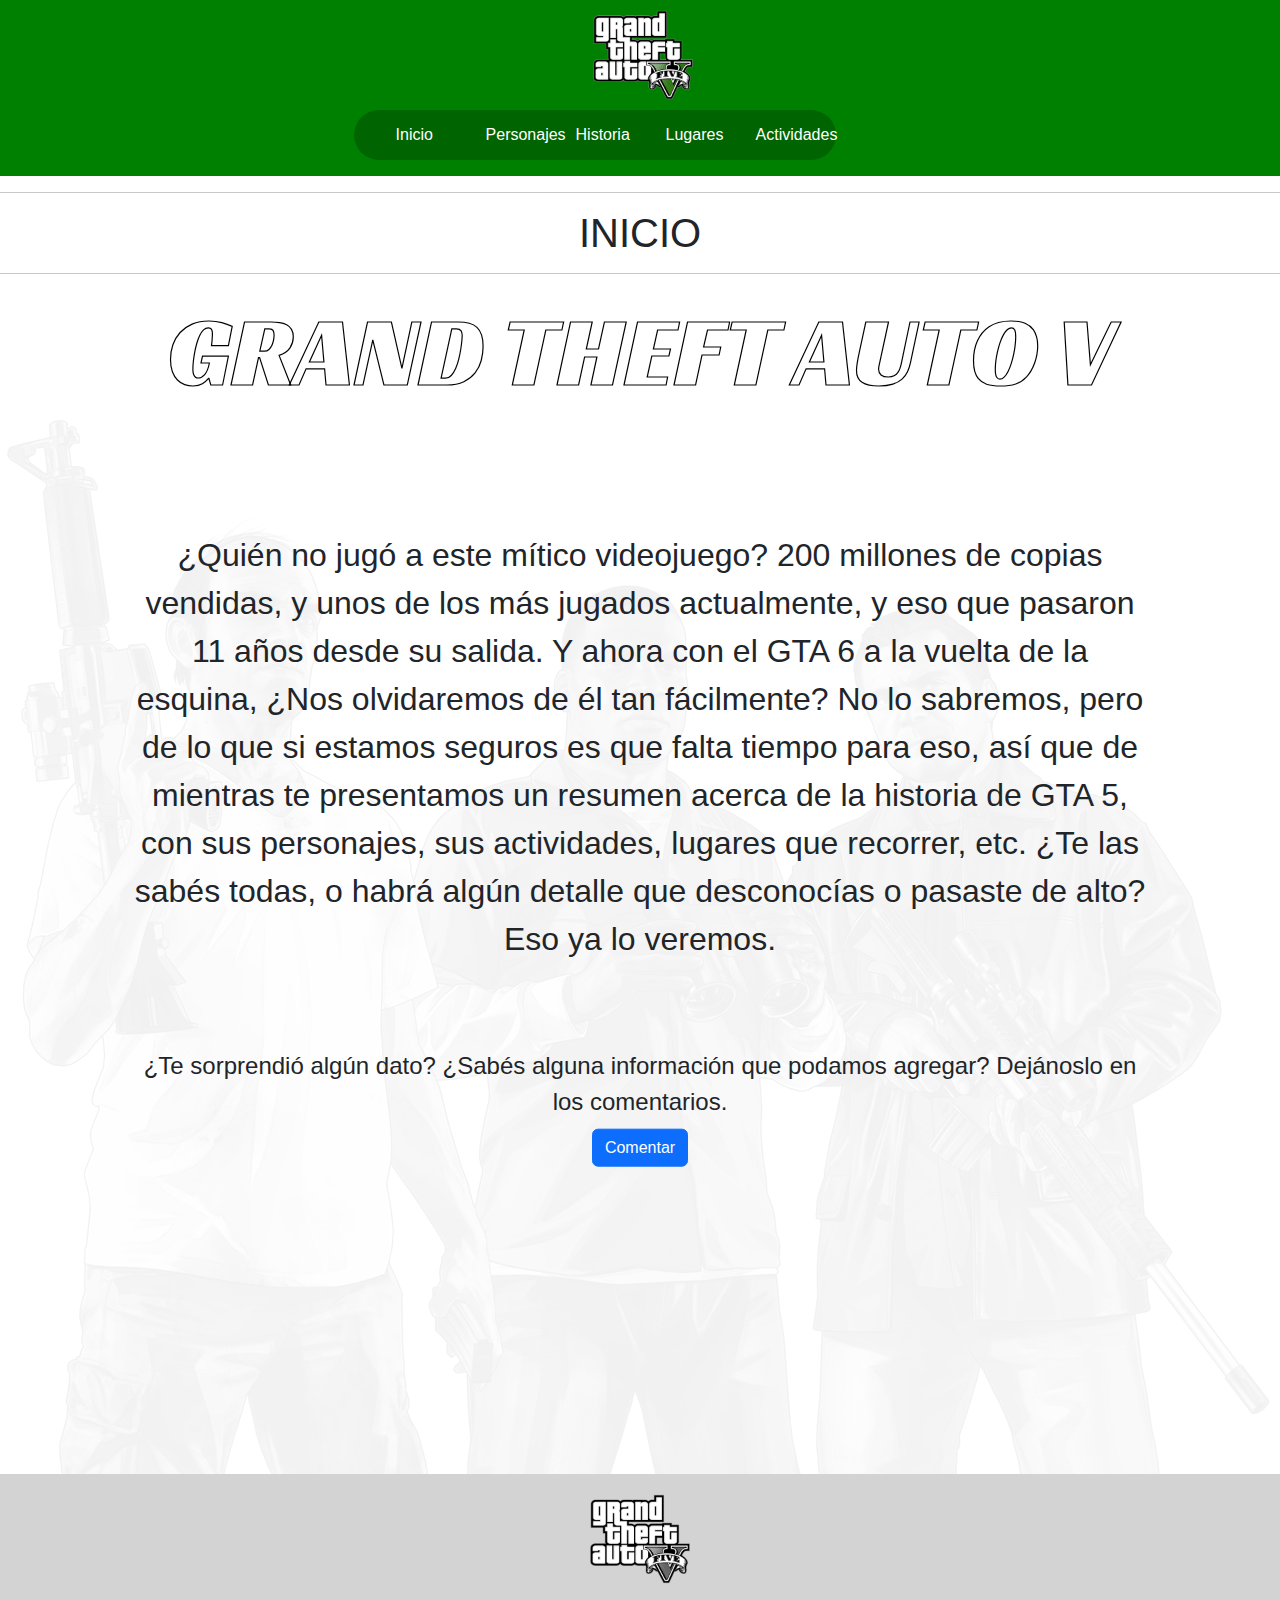
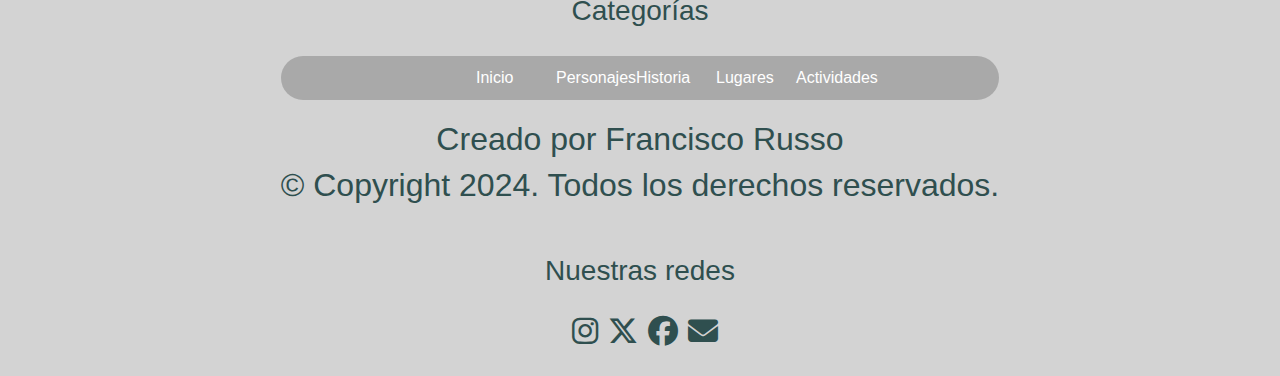
<file: index.html>
<!DOCTYPE html>
<html lang="es">
<head>
    <meta charset="UTF-8">
    <meta name="viewport" content="width=device-width, initial-scale=1.0">
    <meta name="description" content="La wikipedia que todo fan de GTA 5 necesita. Acá encontrarás información y detalles que quizás pasaste por alto.">
    <meta name="keywords" content="gta 5 , wikipedia , datos">
    <meta name="author" content="Francisco Russo">
    <meta name="og:image" content="https://cdn.freebiesupply.com/logos/large/2x/grand-theft-auto-v-logo-svg-vector.svg">

    <!--LIBRERÍA FONT-AWESOME-->
    <link rel="stylesheet" href="https://cdnjs.cloudflare.com/ajax/libs/font-awesome/6.7.2/css/all.min.css" integrity="sha512-Evv84Mr4kqVGRNSgIGL/F/aIDqQb7xQ2vcrdIwxfjThSH8CSR7PBEakCr51Ck+w+/U6swU2Im1vVX0SVk9ABhg==" crossorigin="anonymous" referrerpolicy="no-referrer" />

    <!--GOOGLE FONTS: RACING SANS ONE-->
    <link rel="preconnect" href="https://fonts.googleapis.com">
    <link rel="preconnect" href="https://fonts.gstatic.com" crossorigin>
    <link href="https://fonts.googleapis.com/css2?family=Racing+Sans+One&display=swap" rel="stylesheet">
    
    <!--LIBRERÍA BTS-->
    <link href="https://cdn.jsdelivr.net/npm/bootstrap@5.3.3/dist/css/bootstrap.min.css" rel="stylesheet" integrity="sha384-QWTKZyjpPEjISv5WaRU9OFeRpok6YctnYmDr5pNlyT2bRjXh0JMhjY6hW+ALEwIH" crossorigin="anonymous">

    <!--LINK FAVICON-->
    <link rel="shortcut icon" href="icons/gta-5-logo.ico" type="image/x-icon">

    <!--LINK A ESTILOS PROPIOS Y TÍTULOS-->
    <link rel="stylesheet" href="css/style.css">
    <title>Inicio - Proyecto GTA5 Database</title>
</head>
<body>
    <header id="header">
        <nav class="navBar">

            <a class="logoHeader" href="#"><img src="icons/gta-5-logo.png" width="160px" height="100%" alt="Logo-GTA5" title="Logo Grand Theft Auto 5"></a>
            <ul>
                <li><a href="#">Inicio</a></li>
                <li><a href="pages/personajes.html">Personajes</a></li>
                <li><a href="pages/historia.html">Historia</a></li>
                <li><a href="pages/lugares.html">Lugares</a></li>
                <li><a href="pages/actividades.html">Actividades</a></li>
            </ul>

        </nav>
    </header>

    <main id="mainIndex">
        <hr>
        <h1>INICIO</h1>
        <hr>
        <h2 class="tituloMain2">GRAND THEFT AUTO V</h2>

        <section class="box1">
            <div class="fondoContenedor">
                <img class="fondoMTF" src="images/michael-trevor-franklin.png" alt="M,T,F-Fondo">
            </div>

            <article>
                    <p class="pInicio">¿Quién no jugó a este mítico videojuego? 200 millones de copias vendidas, y unos de los más jugados actualmente, y eso que pasaron 11 años desde su salida. Y ahora con el GTA 6 a la vuelta de la esquina, ¿Nos olvidaremos de él tan fácilmente? No lo sabremos, pero de lo que si estamos seguros es que falta tiempo para eso, así que de mientras te presentamos un resumen acerca de la historia de GTA 5, con sus personajes, sus actividades, lugares que recorrer, etc. ¿Te las sabés todas, o habrá algún detalle que desconocías o pasaste de alto? Eso ya lo veremos.</p>
            </article>

            <form class="formularioMain">
                <fieldset>
                    <legend>¿Te sorprendió algún dato? ¿Sabés alguna información que podamos agregar? Dejánoslo en los comentarios.</legend>
                    <button type="button" class="btn btn-primary" data-bs-toggle="modal" data-bs-target="#exampleModal" data-bs-whatever="@mdo">Comentar</button>
                </fieldset>
            </form>

            <div class="modal fade" id="exampleModal" tabindex="-1" aria-labelledby="exampleModalLabel" aria-hidden="true">
                <div class="modal-dialog">

                    <div class="modal-content">

                        <div class="modal-header">
                            <h1 class="modal-title fs-5" id="exampleModalLabel">Nuevo comentario</h1>
                            <button type="button" class="btn-close" data-bs-dismiss="modal" aria-label="Close"></button>
                        </div>

                        <div class="modal-body">
                            <form>
                                <div class="mb-3">
                                    <label for="recipient-name" class="col-form-label">Email:</label>
                                    <input type="text" class="form-control" id="recipient-name">
                                </div>
                                <div class="mb-3">
                                    <label for="message-text" class="col-form-label">Comentario</label>
                                    <textarea class="form-control" id="message-text"></textarea>
                                </div>
                            </form>
                        </div>

                        <div class="modal-footer">
                            <button type="button" class="btn btn-secondary" data-bs-dismiss="modal">Cerrar</button>
                            <button type="button" class="btn btn-primary">Enviar</button>
                        </div>

                    </div>

                </div>
            </div>

            
        </section>
        
    </main>

    <footer id="footer">
        <section>
            <img class="footerLogo" src="icons/gta-5-logo.png" width="160px" height="100%" alt="Logo-GTA5" title="Logo Grand Theft Auto 5">
        </section>

        <section>
            <nav class="navFooter">

                <h3 class="tituloFooter">Categorías</h3>

                <ul>
                    <li><a href="#">Inicio</a></li>
                    <li><a href="pages/personajes.html">Personajes</a></li>
                    <li><a href="pages/historia.html">Historia</a></li>
                    <li><a href="pages/lugares.html">Lugares</a></li>
                    <li><a href="pages/actividades.html">Actividades</a></li>
                </ul>
    
            </nav>
            
            <article class="copyFooter">
                <h2>Creado por Francisco Russo</h2>
                <h2>&copy; Copyright 2024. Todos los derechos reservados.</h2>
            </article>

        </section>

        <section class="footerRedes">
            <h3 class="tituloRedes">Nuestras redes</h3>
            <div class="iconosFooter">
                <i class="fa-brands fa-instagram"></i>
                <i class="fa-brands fa-x-twitter"></i>
                <i class="fa-brands fa-facebook"></i>
                <i class="fa-solid fa-envelope"></i>
            </div>
        </section>

    </footer>

    <script src="https://cdn.jsdelivr.net/npm/bootstrap@5.3.3/dist/js/bootstrap.bundle.min.js" integrity="sha384-YvpcrYf0tY3lHB60NNkmXc5s9fDVZLESaAA55NDzOxhy9GkcIdslK1eN7N6jIeHz" crossorigin="anonymous"></script>

</body>
</html>
</file>
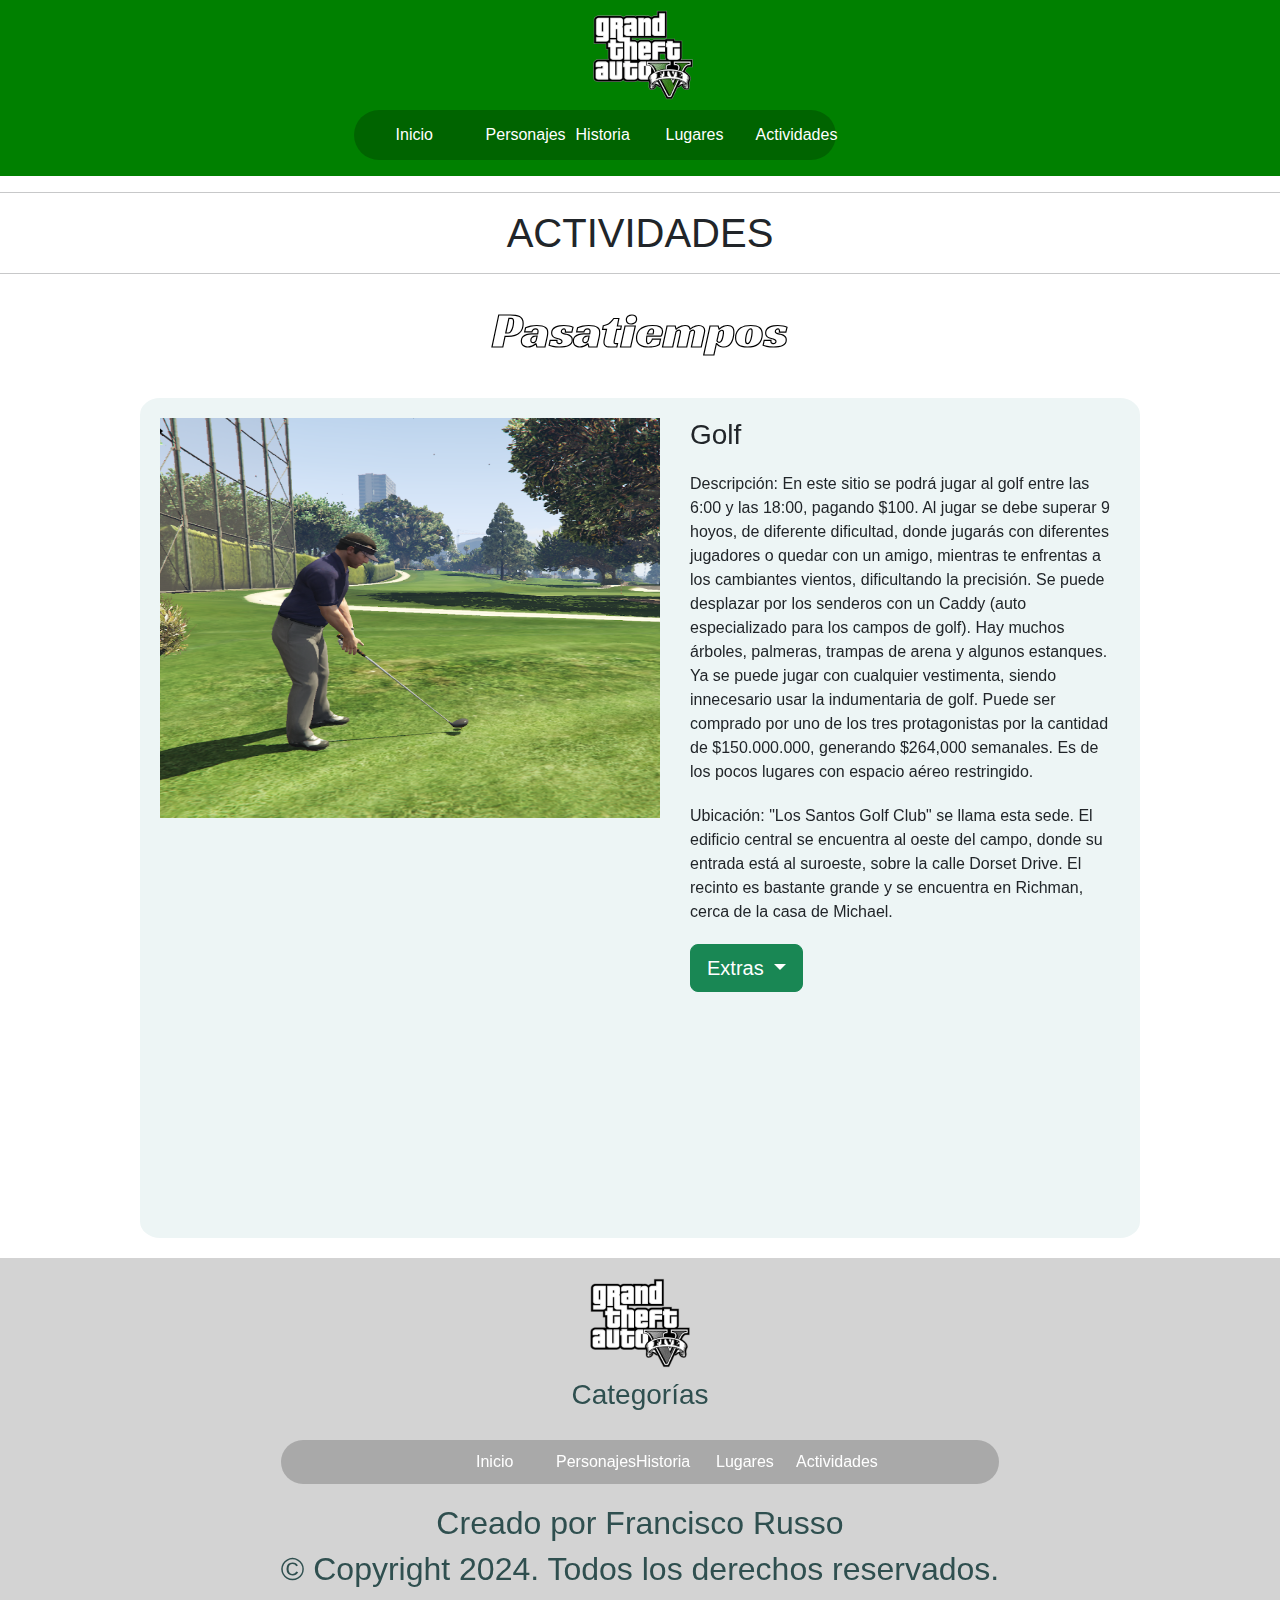
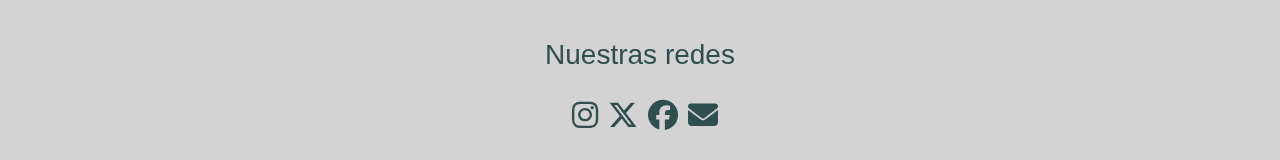
<file: pages/actividades.html>
<!DOCTYPE html>
<html lang="es">
<head>
    <meta charset="UTF-8">
    <meta name="viewport" content="width=device-width, initial-scale=1.0">
    <meta name="description" content="Todas las actividades y pasatiempos de GTA 5, explicadas y ubicadas para que disfrutes al máximo de todo San Andreas. Encontralas acá.">
    <meta name="keywords" content="gta 5 , actividades , misiones , pasatiempos">
    <meta name="author" content="Francisco Russo">
    <meta name="og:image" content="https://static.wikia.nocookie.net/esgta/images/6/63/StallionGTAV.jpg/revision/latest?cb=20141028142948">

    <!--LIBRERÍA FONT-AWESOME-->
    <link rel="stylesheet" href="https://cdnjs.cloudflare.com/ajax/libs/font-awesome/6.7.2/css/all.min.css" integrity="sha512-Evv84Mr4kqVGRNSgIGL/F/aIDqQb7xQ2vcrdIwxfjThSH8CSR7PBEakCr51Ck+w+/U6swU2Im1vVX0SVk9ABhg==" crossorigin="anonymous" referrerpolicy="no-referrer" />

    <!--GOOGLE FONTS: RACING SANS ONE-->
    <link rel="preconnect" href="https://fonts.googleapis.com">
    <link rel="preconnect" href="https://fonts.gstatic.com" crossorigin>
    <link href="https://fonts.googleapis.com/css2?family=Racing+Sans+One&display=swap" rel="stylesheet">

    <!--LIBRERÍA BTS-->
    <link href="https://cdn.jsdelivr.net/npm/bootstrap@5.3.3/dist/css/bootstrap.min.css" rel="stylesheet" integrity="sha384-QWTKZyjpPEjISv5WaRU9OFeRpok6YctnYmDr5pNlyT2bRjXh0JMhjY6hW+ALEwIH" crossorigin="anonymous">

    <!--LINK FAVICON-->
    <link rel="shortcut icon" href="../icons/gta-5-logo.ico" type="image/x-icon">

    <!--LINK A ESTILOS PROPIOS Y TÍTULOS-->
    <link rel="stylesheet" href="../css/style.css">
    <title>Actividades - Proyecto GTA5 Database</title>
</head>
<body>
    <header id="header">
        <nav class="navBar">

            <a href="#"><img src="../icons/gta-5-logo.png" width="160px" height="100%" alt="Logo-GTA5" title="Logo Grand Theft Auto 5"></a>
            <ul>
                <li><a href="../index.html">Inicio</a></li>
                <li><a href="personajes.html">Personajes</a></li>
                <li><a href="historia.html">Historia</a></li>
                <li><a href="lugares.html">Lugares</a></li>
                <li><a href="#">Actividades</a></li>
            </ul>

        </nav>
    </header>
    
    <main id="mainActividades">
        <hr>
        <h1>ACTIVIDADES</h1>
        <hr>

        <h2 class="tituloMainAct">Pasatiempos</h2>
        <section class="boxLugares">

            <fieldset class="marcoActividad">
                    <section class="imagenActividad">
                        <img class="imagenRealAct" src="../images/actividad-golf.png" width="500px" height="400px" alt="Golf-Imagen">
                        <iframe class="mapaActividad" src="https://gta-5-map.com?locationIds=12632" width="500px" height="400px" frameborder="0"></iframe>
                    </section>
                    <section class="descripcionActividad">
                        <h3 class="textoActividad">Golf</h3>
                        <p class="textoActividad">Descripción: En este sitio se podrá jugar al golf entre las 6:00 y las 18:00, pagando $100. Al jugar se debe superar 9 hoyos, de diferente dificultad, donde jugarás con diferentes jugadores o quedar con un amigo, mientras te enfrentas a los cambiantes vientos, dificultando la precisión. Se puede desplazar por los senderos con un Caddy (auto especializado para los campos de golf). Hay muchos árboles, palmeras, trampas de arena y algunos estanques. Ya se puede jugar con cualquier vestimenta, siendo innecesario usar la indumentaria de golf. Puede ser comprado por uno de los tres protagonistas por la cantidad de $150.000.000, generando $264,000 semanales. Es de los pocos lugares con espacio aéreo restringido.</p>
                        <p class="textoActividad">Ubicación: "Los Santos Golf Club" se llama esta sede. El edificio central se encuentra al oeste del campo, donde su entrada está al suroeste, sobre la calle Dorset Drive. El recinto es bastante grande y se encuentra en Richman, cerca de la casa de Michael.</p>

                        <div class="dropdown">
                            <button class="btn btn-success btn-lg dropdown-toggle" type="button" data-bs-toggle="dropdown" aria-expanded="false">
                                Extras
                            </button>
    
                            <ul class="dropdown-menu">
                                <p>Dentro del campo podrás obtener un palo de golf como arma cuerpo a cuerpo, podrás completar un salto acrobático sobre un puente roto y, sobretodo, encontrarás una carta, de las 50 que hay repartidas a lo largo del mapa, acerca del asesinato de Leonora Johnson.</p>
                            </ul>
                        </div>
                    </section>
                </fieldset>

        </section>
    </main>

    <footer id="footer">
        <section>
            <img class="footerLogo" src="../icons/gta-5-logo.png" width="160px" height="100%" alt="Logo-GTA5" title="Logo Grand Theft Auto 5">
        </section>

        <section>
            <nav class="navFooter">

                <h3 class="tituloFooter">Categorías</h3>

                <ul>
                    <li><a href="../index.html">Inicio</a></li>
                    <li><a href="personajes.html">Personajes</a></li>
                    <li><a href="historia.html">Historia</a></li>
                    <li><a href="lugares.html">Lugares</a></li>
                    <li><a href="#">Actividades</a></li>
                </ul>
    
            </nav>

            <article class="copyFooter">
                <h2>Creado por Francisco Russo</h2>
                <h2>&copy; Copyright 2024. Todos los derechos reservados.</h2>
            </article>

        </section>

        <section class="footerRedes">
            <h3 class="tituloRedes">Nuestras redes</h3>
            <div class="iconosFooter">
                <i class="fa-brands fa-instagram"></i>
                <i class="fa-brands fa-x-twitter"></i>
                <i class="fa-brands fa-facebook"></i>
                <i class="fa-solid fa-envelope"></i>
            </div>
        </section>

    </footer>

    <script src="https://cdn.jsdelivr.net/npm/bootstrap@5.3.3/dist/js/bootstrap.bundle.min.js" integrity="sha384-YvpcrYf0tY3lHB60NNkmXc5s9fDVZLESaAA55NDzOxhy9GkcIdslK1eN7N6jIeHz" crossorigin="anonymous"></script>

</body>
</html>
</file>
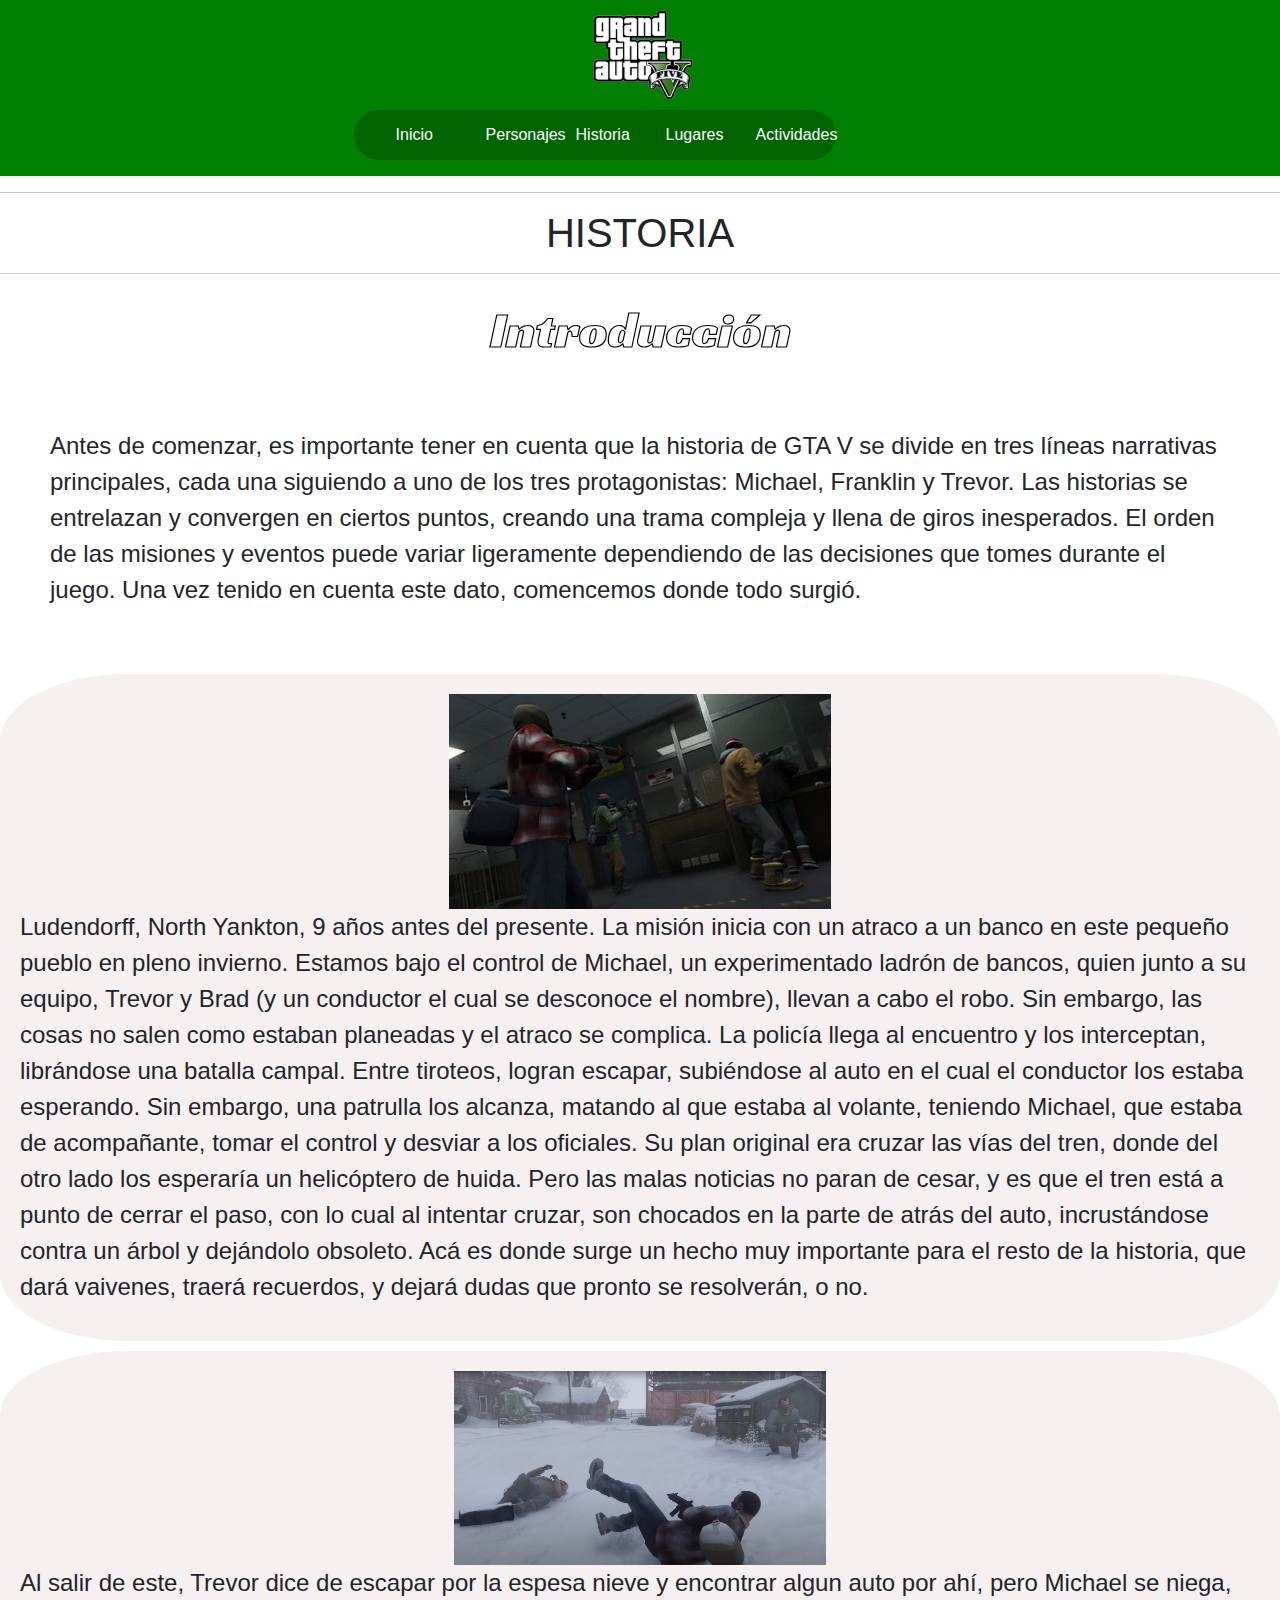
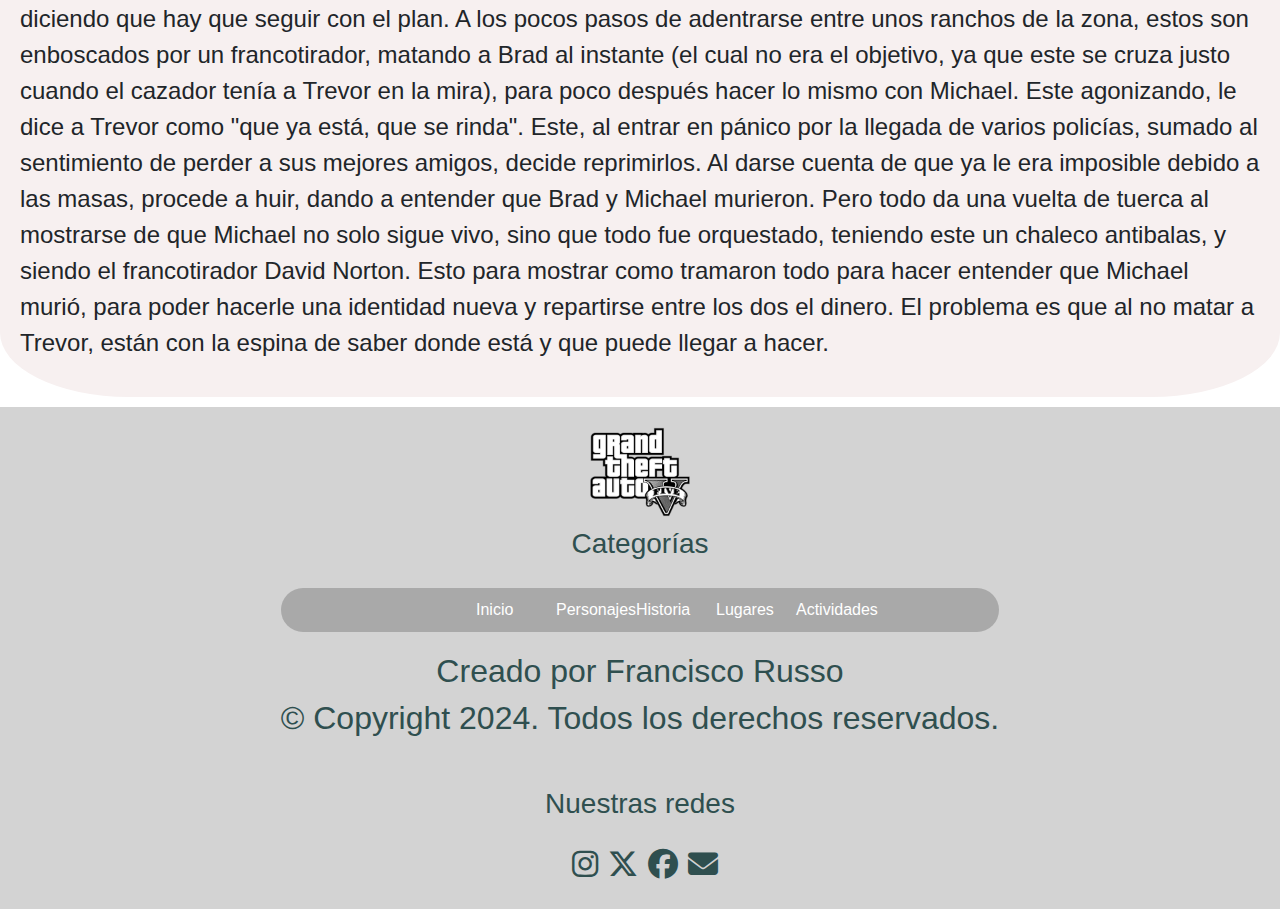
<file: pages/historia.html>
<!DOCTYPE html>
<html lang="es">
<head>
    <meta charset="UTF-8">
    <meta name="viewport" content="width=device-width, initial-scale=1.0">
    <meta name="description" content="La historia completa de GTA 5, de principio a fin y detalladamente, encontrala acá.">
    <meta name="keywords" content="gta 5 , historia, capítulos , introducción , desenlace , final">
    <meta name="author" content="Francisco Russo">
    <meta name="og:image" content="https://rockstarintel.com/wp-content/uploads/2023/12/yank.webp">

    <!--LIBRERÍA FONT-AWESOME-->
    <link rel="stylesheet" href="https://cdnjs.cloudflare.com/ajax/libs/font-awesome/6.7.2/css/all.min.css" integrity="sha512-Evv84Mr4kqVGRNSgIGL/F/aIDqQb7xQ2vcrdIwxfjThSH8CSR7PBEakCr51Ck+w+/U6swU2Im1vVX0SVk9ABhg==" crossorigin="anonymous" referrerpolicy="no-referrer" />

    <!--GOOGLE FONTS: RACING SANS ONE-->
    <link rel="preconnect" href="https://fonts.googleapis.com">
    <link rel="preconnect" href="https://fonts.gstatic.com" crossorigin>
    <link href="https://fonts.googleapis.com/css2?family=Racing+Sans+One&display=swap" rel="stylesheet">

    <!--LIBRERÍA BTS-->
    <link href="https://cdn.jsdelivr.net/npm/bootstrap@5.3.3/dist/css/bootstrap.min.css" rel="stylesheet" integrity="sha384-QWTKZyjpPEjISv5WaRU9OFeRpok6YctnYmDr5pNlyT2bRjXh0JMhjY6hW+ALEwIH" crossorigin="anonymous">

    <!--LINK FAVICON-->
    <link rel="shortcut icon" href="../icons/gta-5-logo.ico" type="image/x-icon">

    <!--LINK A ESTILOS PROPIOS Y TÍTULOS-->
    <link rel="stylesheet" href="../css/style.css">
    <title>Historia - Proyecto GTA5 Database</title>
</head>
<body>
    <header id="header">
        <nav class="navBar">

            <a href="#"><img src="../icons/gta-5-logo.png" width="160px" height="100%" alt="Logo-GTA5" title="Logo Grand Theft Auto 5"></a>
            <ul>
                <li><a href="../index.html">Inicio</a></li>
                <li><a href="personajes.html">Personajes</a></li>
                <li><a href="#">Historia</a></li>
                <li><a href="lugares.html">Lugares</a></li>
                <li><a href="actividades.html">Actividades</a></li>
            </ul>

        </nav>
    </header>
    
    <main id="mainHistoria">
        <hr>
        <h1>HISTORIA</h1>
        <hr>

        <h2 class="tituloMainHistoria">Introducción</h2>
        <section class="pIntroHistoria">
            <p>Antes de comenzar, es importante tener en cuenta que la historia de GTA V se divide en tres líneas narrativas principales, cada una siguiendo a uno de los tres protagonistas: Michael, Franklin y Trevor. Las historias se entrelazan y convergen en ciertos puntos, creando una trama compleja y llena de giros inesperados. El orden de las misiones y eventos puede variar ligeramente dependiendo de las decisiones que tomes durante el juego. Una vez tenido en cuenta este dato, comencemos donde todo surgió.</p>
        </section>

        <section class="articuloHistoriaIzq">
            <img class="imagenHistoria" src="../images/historia-intro-1.jpg" alt="Img-Intro-1">
            <p>Ludendorff, North Yankton, 9 años antes del presente. La misión inicia con un atraco a un banco en este pequeño pueblo en pleno invierno. Estamos bajo el control de Michael, un experimentado ladrón de bancos, quien junto a su equipo, Trevor y Brad (y un conductor el cual se desconoce el nombre), llevan a cabo el robo. Sin embargo, las cosas no salen como estaban planeadas y el atraco se complica. La policía llega al encuentro y los interceptan, librándose una batalla campal. Entre tiroteos, logran escapar, subiéndose al auto en el cual el conductor los estaba esperando. Sin embargo, una patrulla los alcanza, matando al que estaba al volante, teniendo Michael, que estaba de acompañante, tomar el control y desviar a los oficiales. Su plan original era cruzar las vías del tren, donde del otro lado los esperaría un helicóptero de huida. Pero las malas noticias no paran de cesar, y es que el tren está a punto de cerrar el paso, con lo cual al intentar cruzar, son chocados en la parte de atrás del auto, incrustándose contra un árbol y dejándolo obsoleto. Acá es donde surge un hecho muy importante para el resto de la historia, que dará vaivenes, traerá recuerdos, y dejará dudas que pronto se resolverán, o no.</p>
        </section>

        <section class="articuloHistoriaDer">
            <img class="imagenHistoriaDer" src="../images/historia-intro-2.jpg" width="20%" alt="Img-Intro-2">
            <p>Al salir de este, Trevor dice de escapar por la espesa nieve y encontrar algun auto por ahí, pero Michael se niega, diciendo que hay que seguir con el plan. A los pocos pasos de adentrarse entre unos ranchos de la zona, estos son enboscados por un francotirador, matando a Brad al instante (el cual no era el objetivo, ya que este se cruza justo cuando el cazador tenía a Trevor en la mira), para poco después hacer lo mismo con Michael. Este agonizando, le dice a Trevor como "que ya está, que se rinda". Este, al entrar en pánico por la llegada de varios policías, sumado al sentimiento de perder a sus mejores amigos, decide reprimirlos. Al darse cuenta de que ya le era imposible debido a las masas, procede a huir, dando a entender que Brad y Michael murieron. Pero todo da una vuelta de tuerca al mostrarse de que Michael no solo sigue vivo, sino que todo fue orquestado, teniendo este un chaleco antibalas, y siendo el francotirador David Norton. Esto para mostrar como tramaron todo para hacer entender que Michael murió, para poder hacerle una identidad nueva y repartirse entre los dos el dinero. El problema es que al no matar a Trevor, están con la espina de saber donde está y que puede llegar a hacer.</p>
            <!--No se porque pero esta seccion se desconfigura, todo lo contrario a la misma de arriba, y tienen los mismos valores, configuraciones, todo. Porwque lo que pasa es que texto sigue de largo, en vez de llegar hasta el borde de la pagina y seguir el texto abajo de este mismo, como el de la seccion de arriba.-->
            <!--Ahi pude resolverlo, aunque no se si esta bien hecho. Lo que me di cuenta es que al escribir un texto sin espacios, este se salia del margen.-->
        </section>

    </main>

    <footer id="footer">
        <section>
            <img class="footerLogo" src="../icons/gta-5-logo.png" width="160px" height="100%" alt="Logo-GTA5" title="Logo Grand Theft Auto 5">
        </section>

        <section>
            <nav class="navFooter">

                <h3 class="tituloFooter">Categorías</h3>

                <ul>
                    <li><a href="../index.html">Inicio</a></li>
                    <li><a href="personajes.html">Personajes</a></li>
                    <li><a href="#">Historia</a></li>
                    <li><a href="lugares.html">Lugares</a></li>
                    <li><a href="actividades.html">Actividades</a></li>
                </ul>

            </nav>

            <article class="copyFooter">
                <h2>Creado por Francisco Russo</h2>
                <h2>&copy; Copyright 2024. Todos los derechos reservados.</h2>
            </article>

        </section>

        <section class="footerRedes">
            <h3 class="tituloRedes">Nuestras redes</h3>
            <div class="iconosFooter">
                <i class="fa-brands fa-instagram"></i>
                <i class="fa-brands fa-x-twitter"></i>
                <i class="fa-brands fa-facebook"></i>
                <i class="fa-solid fa-envelope"></i>
            </div>
        </section>

    </footer>

    <script src="https://cdn.jsdelivr.net/npm/bootstrap@5.3.3/dist/js/bootstrap.bundle.min.js" integrity="sha384-YvpcrYf0tY3lHB60NNkmXc5s9fDVZLESaAA55NDzOxhy9GkcIdslK1eN7N6jIeHz" crossorigin="anonymous"></script>

</body>
</html>
</file>
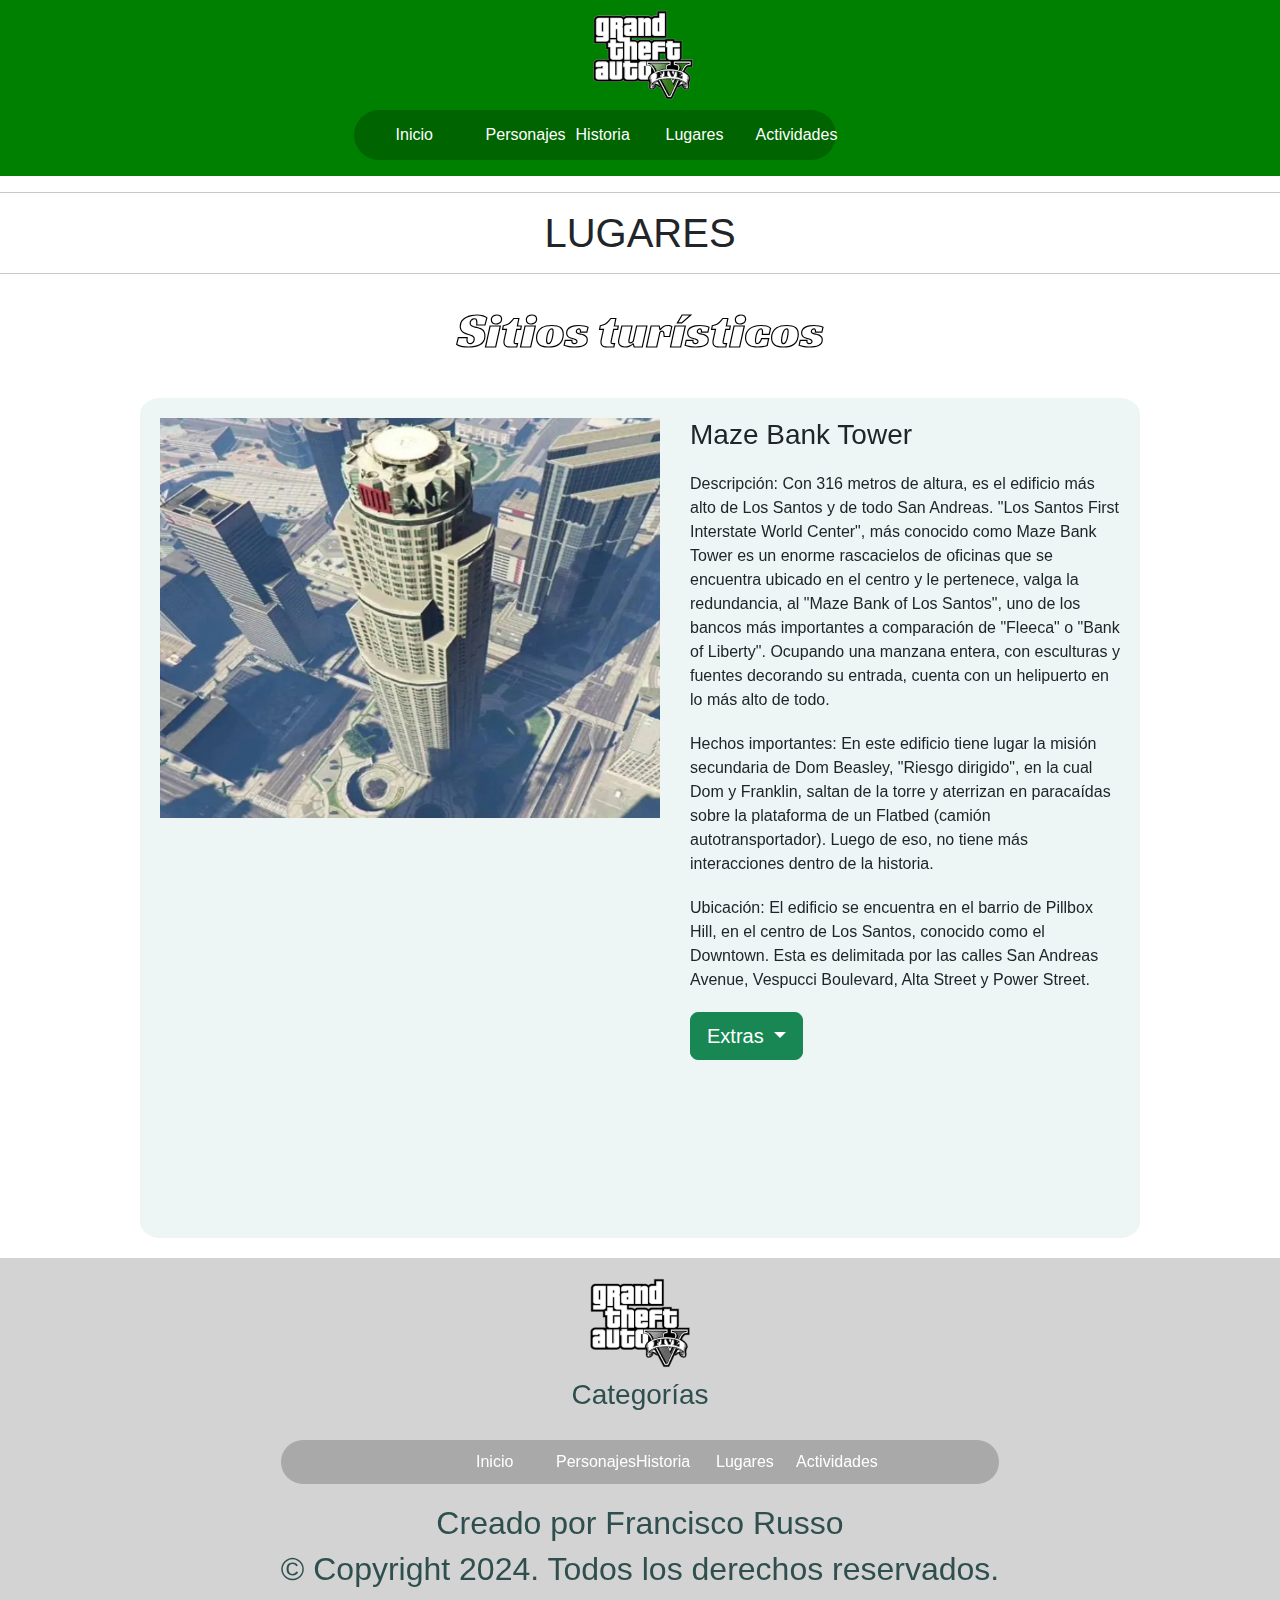
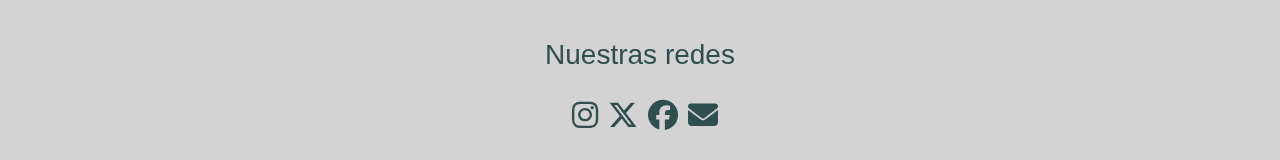
<file: pages/lugares.html>
<!DOCTYPE html>
<html lang="es">
<head>
    <meta charset="UTF-8">
    <meta name="viewport" content="width=device-width, initial-scale=1.0">
    <meta name="description" content="Todos los lugares, sitios emblemáticos y espacios donde ocurrieron hechos de la historia de GTA 5, y con sus descripciones. Encontralos acá.">
    <meta name="keywords" content="gta 5 , lugares , localizaciones , mapa">
    <meta name="author" content="Francisco Russo">
    <meta name="og:image" content="https://static.wikia.nocookie.net/esgta/images/d/d1/San_Andreas_%28V%29.png/revision/latest?cb=20160817001831">

    <!--LIBRERÍA FONT-AWESOME-->
    <link rel="stylesheet" href="https://cdnjs.cloudflare.com/ajax/libs/font-awesome/6.7.2/css/all.min.css" integrity="sha512-Evv84Mr4kqVGRNSgIGL/F/aIDqQb7xQ2vcrdIwxfjThSH8CSR7PBEakCr51Ck+w+/U6swU2Im1vVX0SVk9ABhg==" crossorigin="anonymous" referrerpolicy="no-referrer" />

    <!--GOOGLE FONTS: RACING SANS ONE-->
    <link rel="preconnect" href="https://fonts.googleapis.com">
    <link rel="preconnect" href="https://fonts.gstatic.com" crossorigin>
    <link href="https://fonts.googleapis.com/css2?family=Racing+Sans+One&display=swap" rel="stylesheet">

    <!--LIBRERÍA BTS-->
    <link href="https://cdn.jsdelivr.net/npm/bootstrap@5.3.3/dist/css/bootstrap.min.css" rel="stylesheet" integrity="sha384-QWTKZyjpPEjISv5WaRU9OFeRpok6YctnYmDr5pNlyT2bRjXh0JMhjY6hW+ALEwIH" crossorigin="anonymous">

    <!--LINK FAVICON-->
    <link rel="shortcut icon" href="../icons/gta-5-logo.ico" type="image/x-icon">

    <!--LINK A ESTILOS PROPIOS Y TÍTULOS-->
    <link rel="stylesheet" href="../css/style.css">
    <title>Lugares - Proyecto GTA5 Database</title>
</head>
<body>
    <header id="header">
        <nav class="navBar">

            <a href="#"><img src="../icons/gta-5-logo.png" width="160px" height="100%" alt="Logo-GTA5" title="Logo Grand Theft Auto 5"></a>
            <ul>
                <li><a href="../index.html">Inicio</a></li>
                <li><a href="personajes.html">Personajes</a></li>
                <li><a href="historia.html">Historia</a></li>
                <li><a href="#">Lugares</a></li>
                <li><a href="actividades.html">Actividades</a></li>
            </ul>

        </nav>
    </header>

    <main id="mainLugares">
        <hr>
        <h1>LUGARES</h1>
        <hr>

        <h2 class="tituloMainLug">Sitios turísticos</h2>
        <section class="boxLugares">

            <fieldset class="marcoLugar">
                    <section class="imagenLugar">
                        <img class="imagenRealLugar" src="../images/lugar-maze-bank-tower.jpg" width="500px" height="400px" alt="Maze_Bank_Tower-Imagen">
                        <iframe class="mapaLugar" src="https://gta-5-map.com?locationIds=12950" width="500px" height="400px" frameborder="0"></iframe>
                    </section>
                    <section class="descripcionLugar">
                        <h3 class="textoLugar">Maze Bank Tower</h3>
                        <p class="textoLugar">Descripción: Con 316 metros de altura, es el edificio más alto de Los Santos y de todo San Andreas. "Los Santos First Interstate World Center", más conocido como Maze Bank Tower es un enorme rascacielos de oficinas que se encuentra ubicado en el centro y le pertenece, valga la redundancia, al "Maze Bank of Los Santos", uno de los bancos más importantes a comparación de "Fleeca" o "Bank of Liberty". Ocupando una manzana entera, con esculturas y fuentes decorando su entrada, cuenta con un helipuerto en lo más alto de todo.</p>
                        <p class="textoLugar">Hechos importantes: En este edificio tiene lugar la misión secundaria de Dom Beasley, "Riesgo dirigido", en la cual Dom y Franklin, saltan de la torre y aterrizan en paracaídas sobre la plataforma de un Flatbed (camión autotransportador). Luego de eso, no tiene más interacciones dentro de la historia.</p>
                        <p class="textoLugar">Ubicación: El edificio se encuentra en el barrio de Pillbox Hill, en el centro de Los Santos, conocido como el Downtown. Esta es delimitada por las calles San Andreas Avenue, Vespucci Boulevard, Alta Street y Power Street.</p>

                        <div class="dropdown">
                            <button class="btn btn-success btn-lg dropdown-toggle" type="button" data-bs-toggle="dropdown" aria-expanded="false">
                                Extras
                            </button>
    
                            <ul class="dropdown-menu">
                                <p>No es posible acceder a la cima desde alguna entrada, se deberá usar un helicóptero y aterrizarlo. Una vez allí, podrás encontrar un paracaídas.</p>
                            </ul>
                        </div>
                    </section>
                </fieldset>

        </section>
    </main>

    <footer id="footer">
        <section>
            <img class="footerLogo" src="../icons/gta-5-logo.png" width="160px" height="100%" alt="Logo-GTA5" title="Logo Grand Theft Auto 5">
        </section>

        <section>
            <nav class="navFooter">

                <h3 class="tituloFooter">Categorías</h3>

                <ul>
                    <li><a href="../index.html">Inicio</a></li>
                    <li><a href="personajes.html">Personajes</a></li>
                    <li><a href="historia.html">Historia</a></li>
                    <li><a href="#">Lugares</a></li>
                    <li><a href="actividades.html">Actividades</a></li>
                </ul>
    
            </nav>

            <article class="copyFooter">
                <h2>Creado por Francisco Russo</h2>
                <h2>&copy; Copyright 2024. Todos los derechos reservados.</h2>
            </article>

        </section>

        <section class="footerRedes">
            <h3 class="tituloRedes">Nuestras redes</h3>
            <div class="iconosFooter">
                <i class="fa-brands fa-instagram"></i>
                <i class="fa-brands fa-x-twitter"></i>
                <i class="fa-brands fa-facebook"></i>
                <i class="fa-solid fa-envelope"></i>
            </div>
        </section>

    </footer>

    <script src="https://cdn.jsdelivr.net/npm/bootstrap@5.3.3/dist/js/bootstrap.bundle.min.js" integrity="sha384-YvpcrYf0tY3lHB60NNkmXc5s9fDVZLESaAA55NDzOxhy9GkcIdslK1eN7N6jIeHz" crossorigin="anonymous"></script>

</body>
</html>
</file>
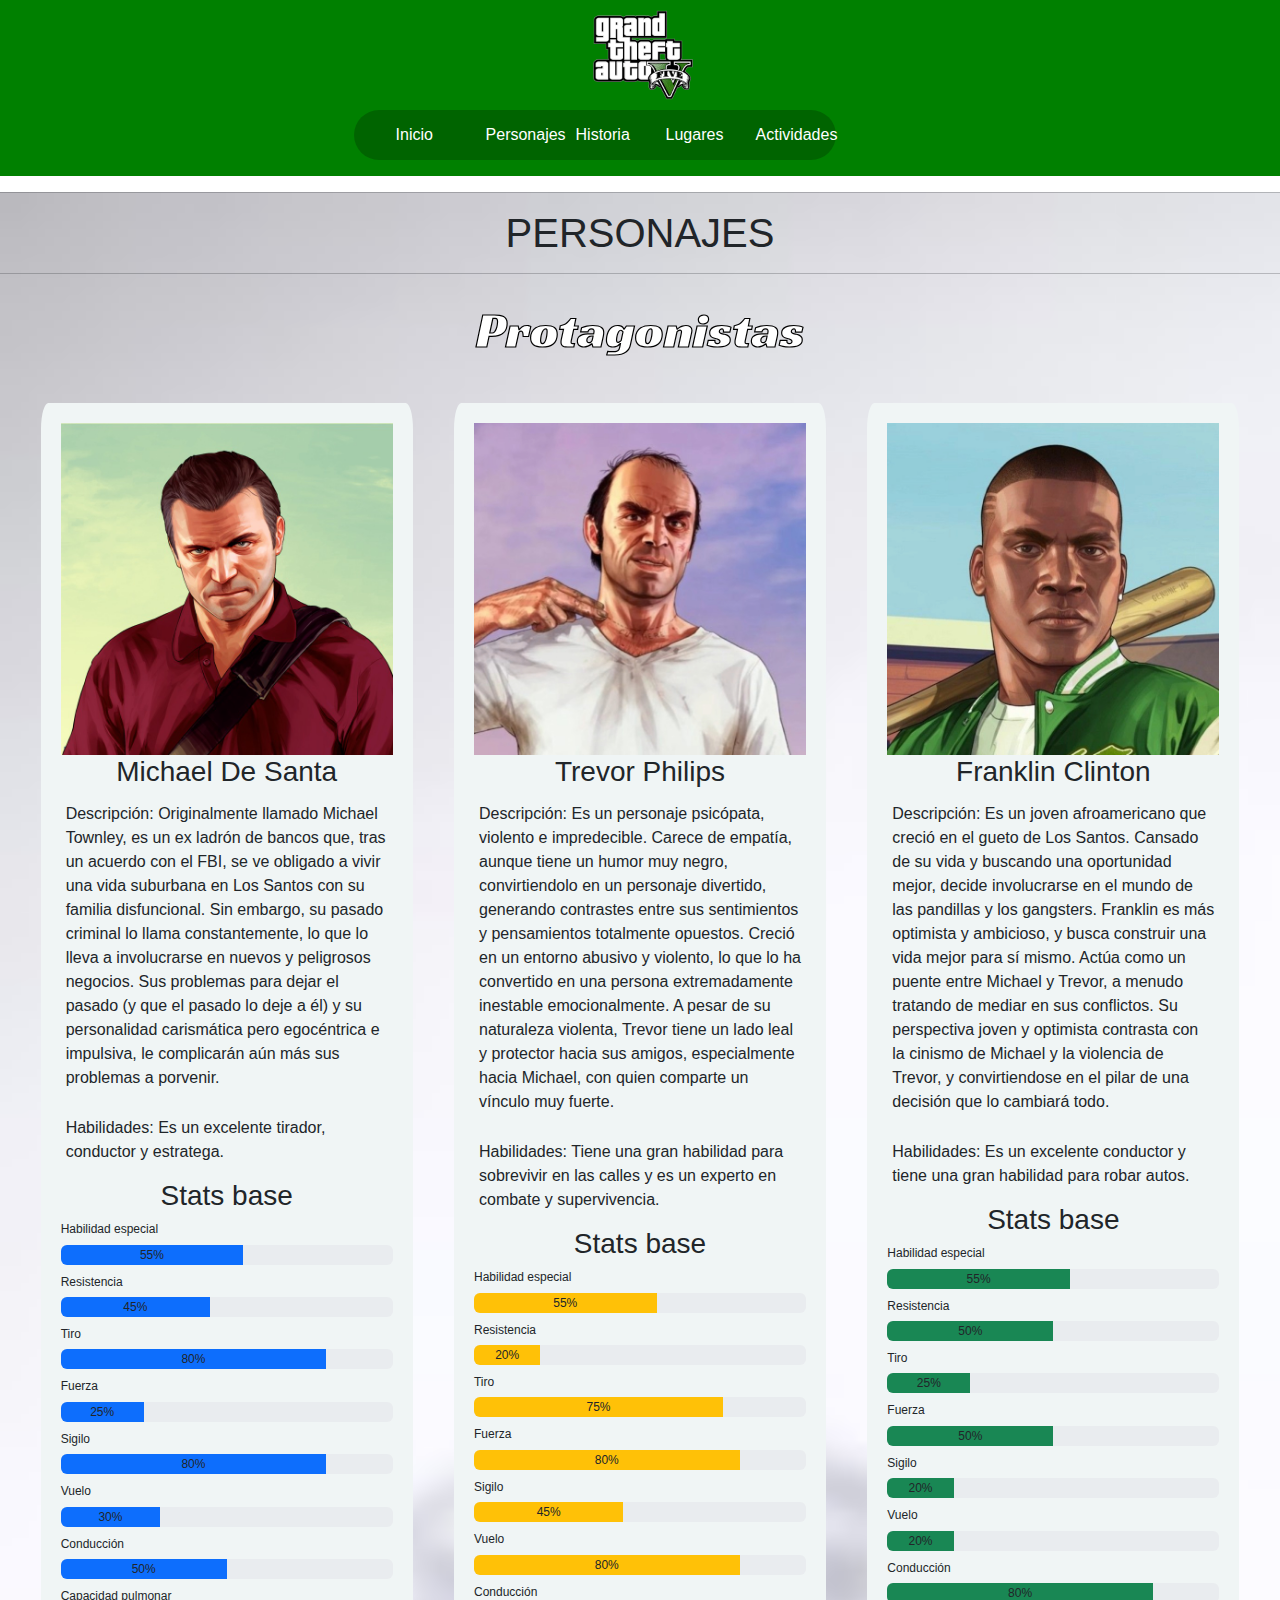
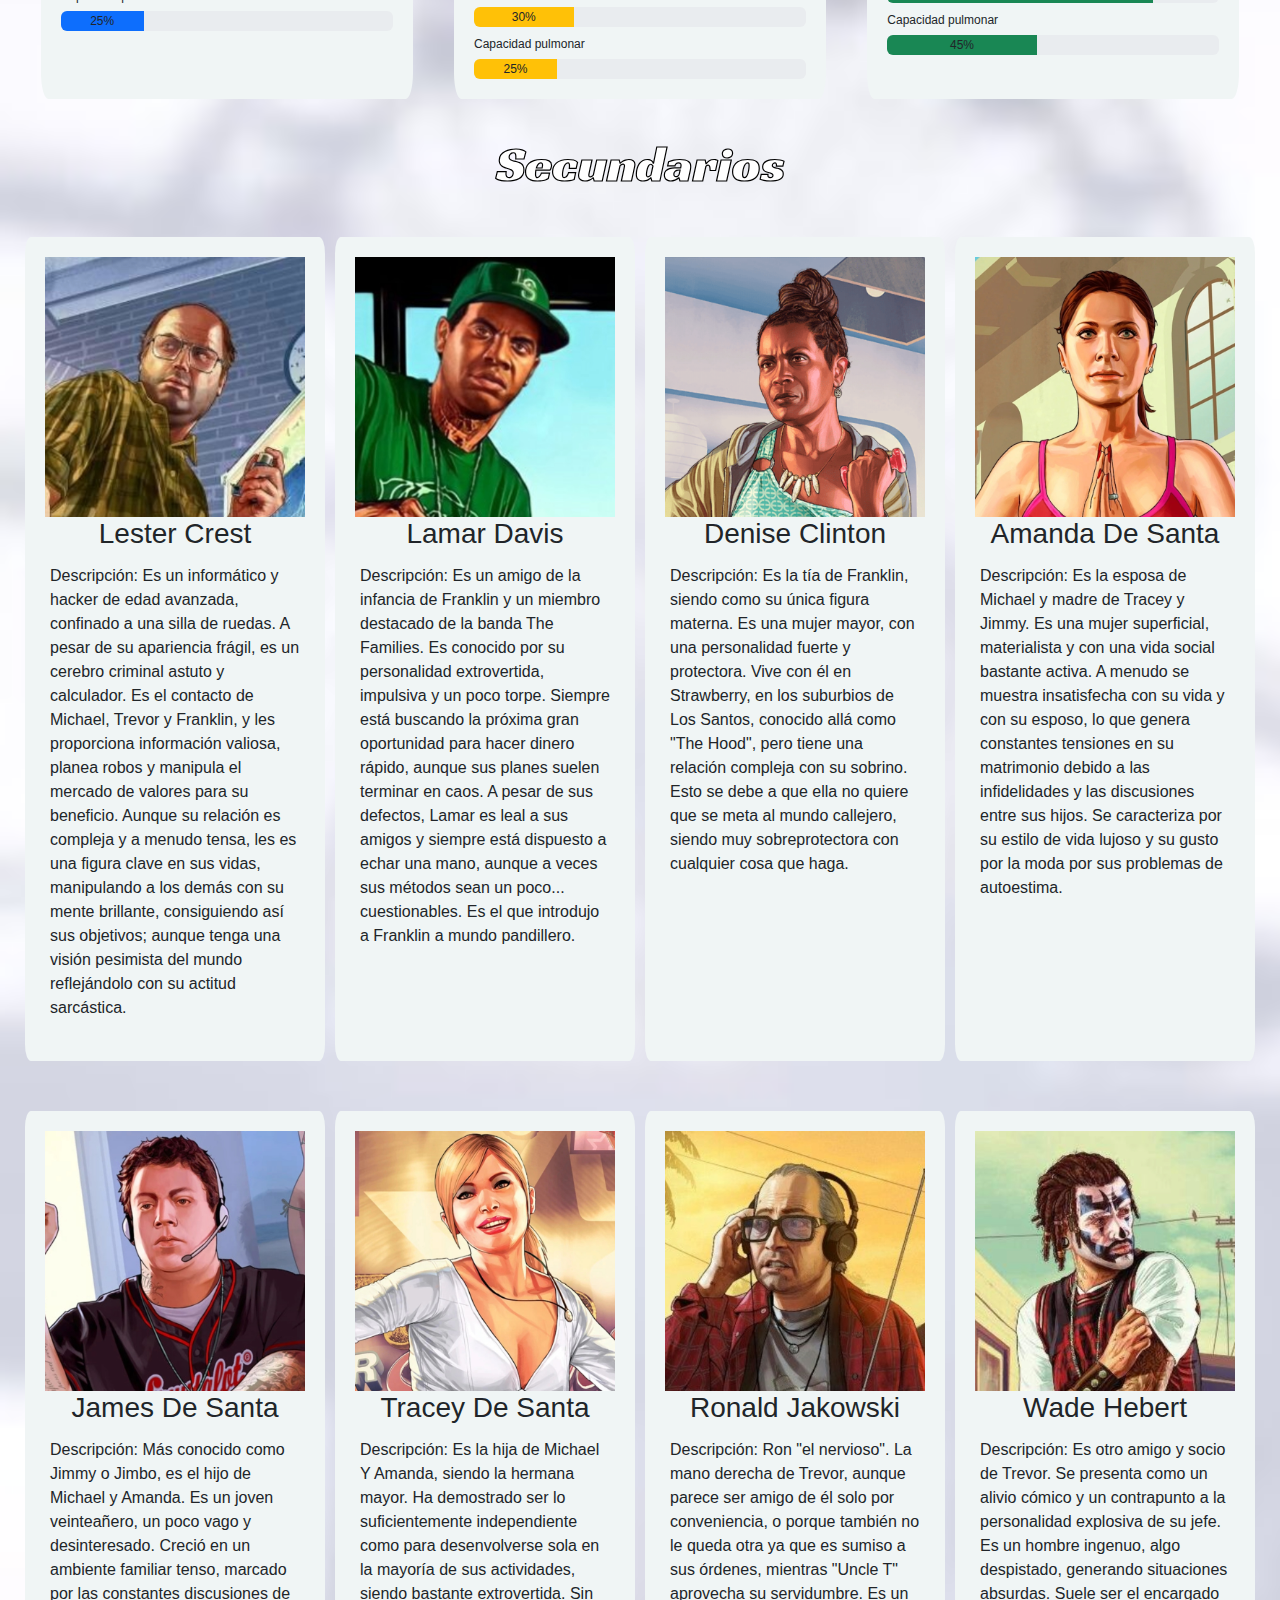
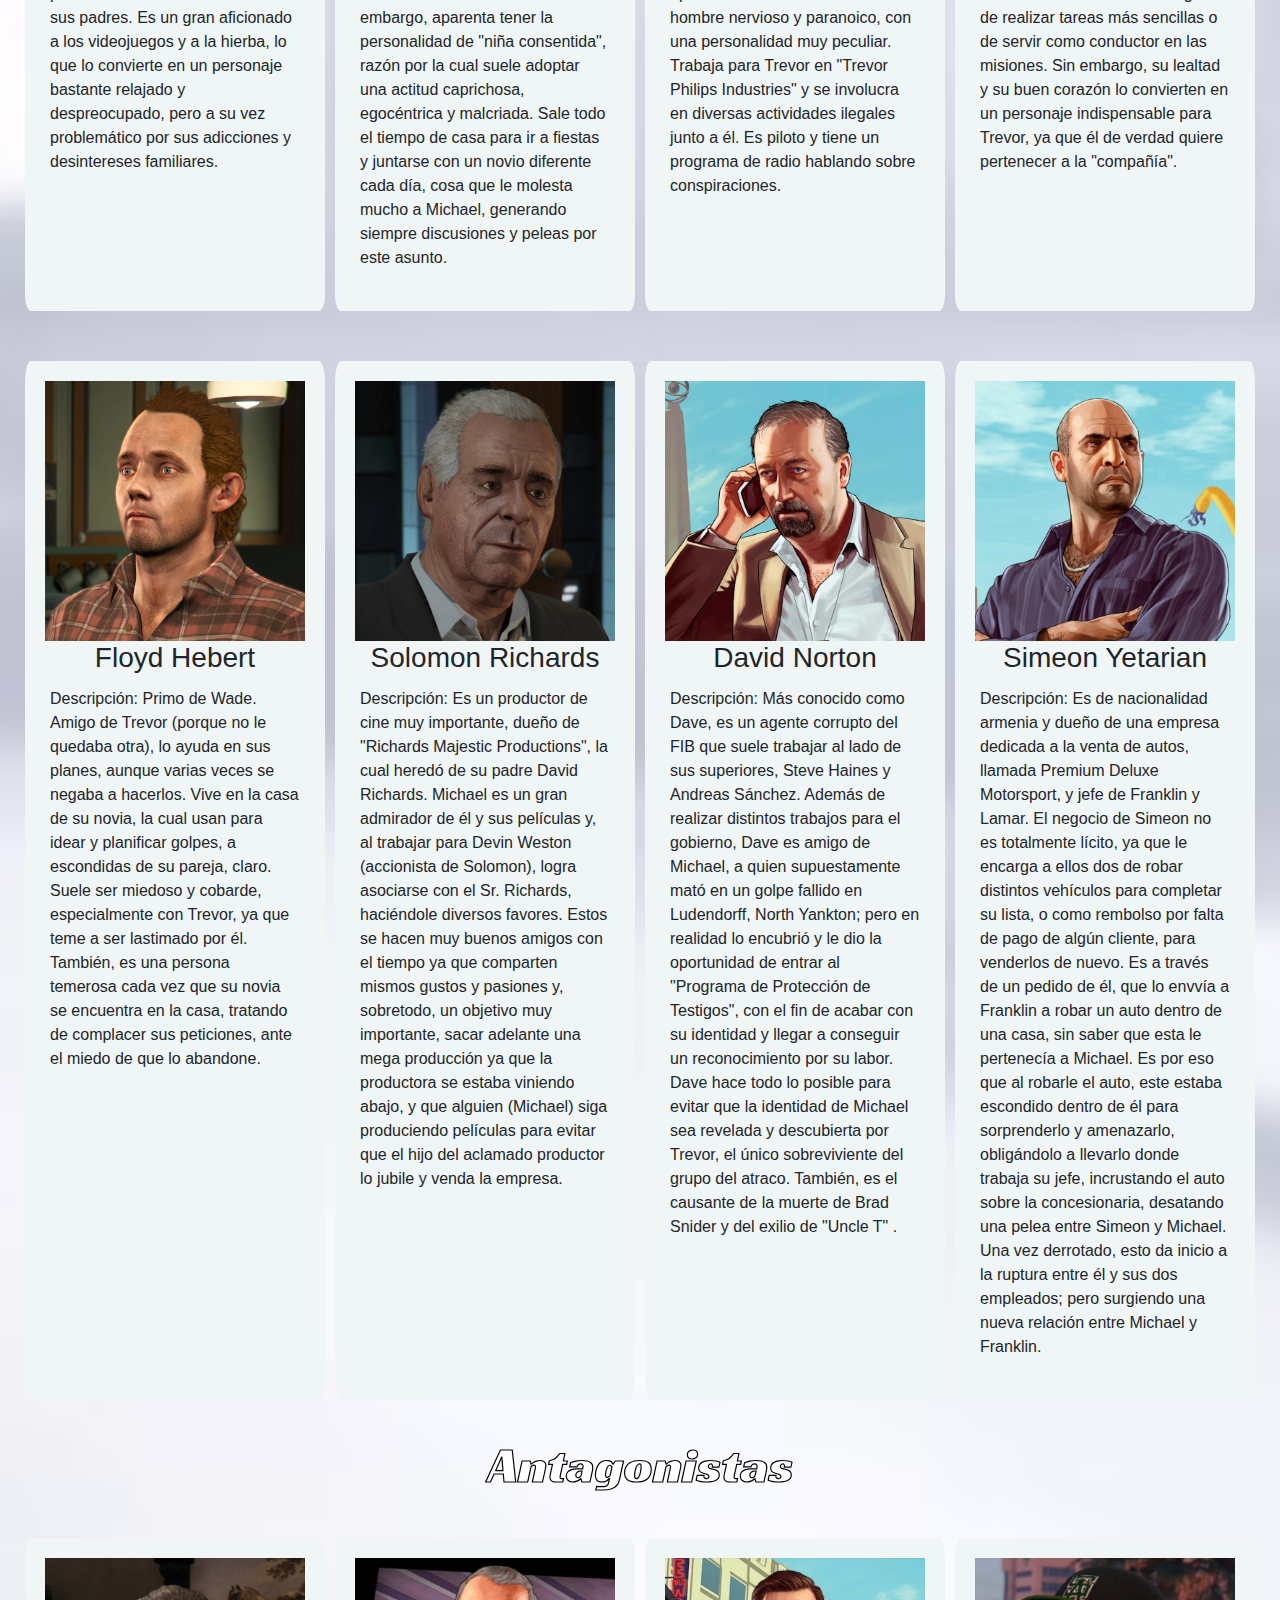
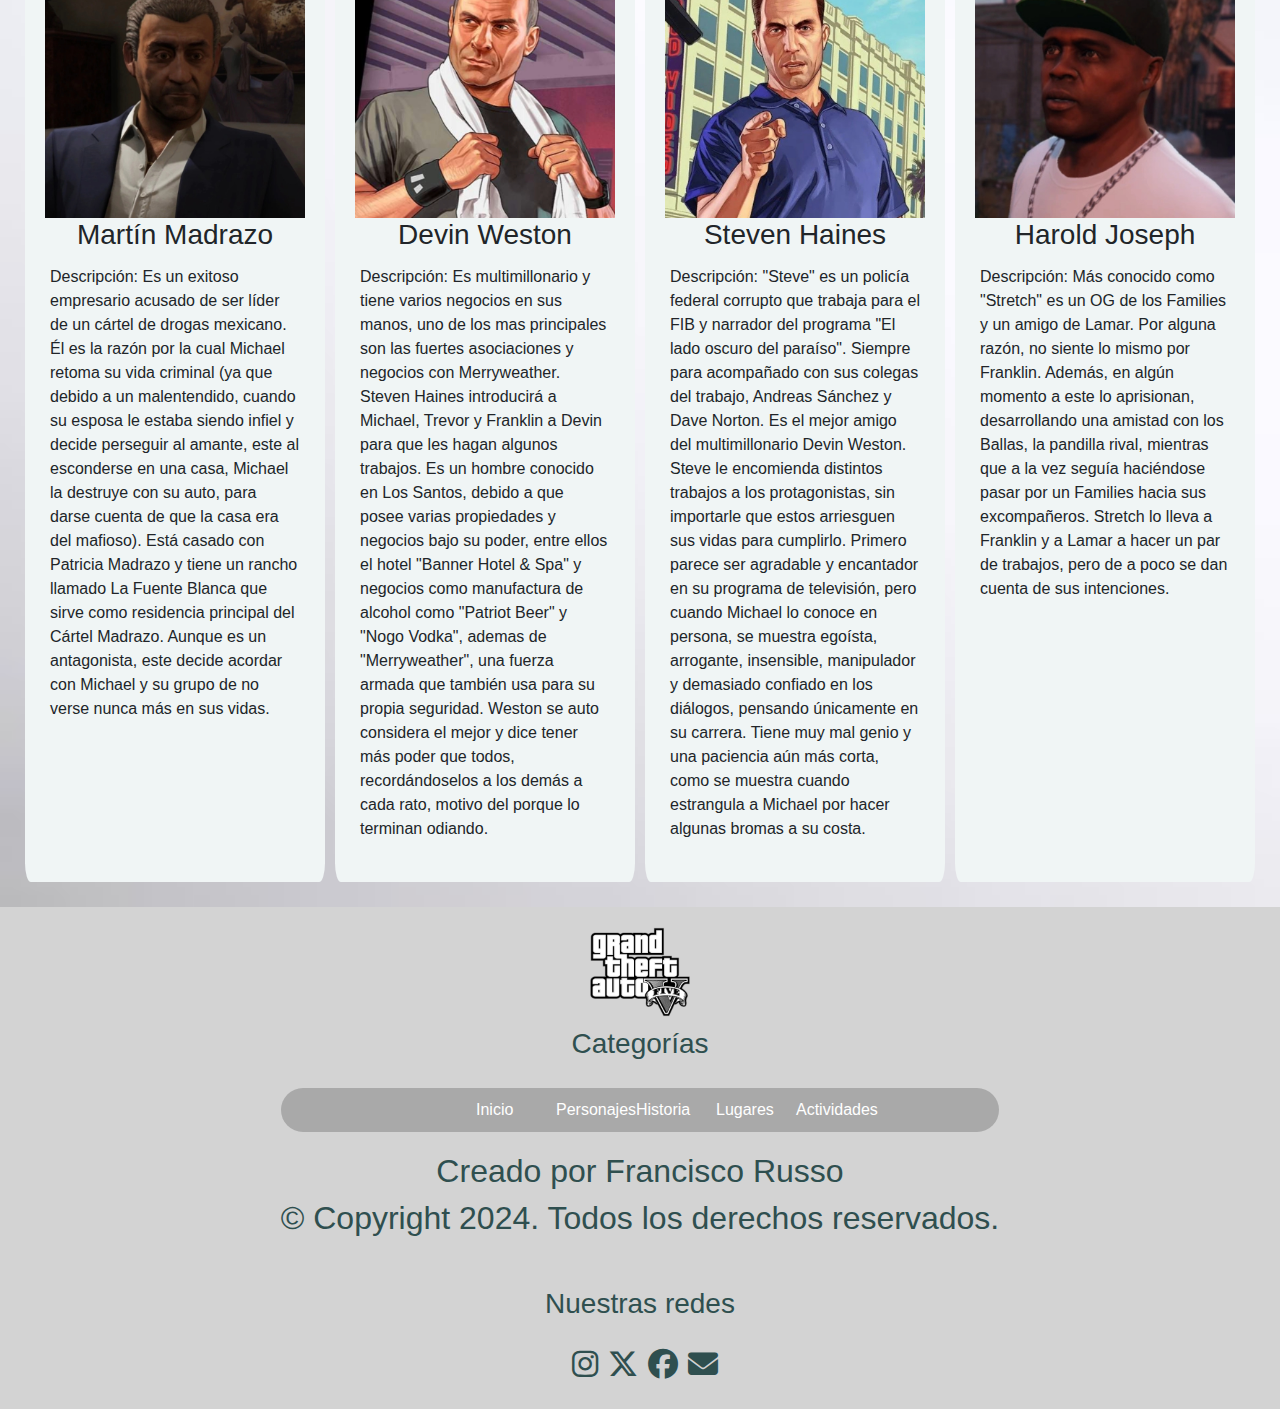
<file: pages/personajes.html>
<!DOCTYPE html>
<html lang="es">
<head>
    <meta charset="UTF-8">
    <meta name="viewport" content="width=device-width, initial-scale=1.0">
    <meta name="description" content="Todos los personajes de GTA 5, desde protagonistas a antagonistas, con todos lujos de detalles, encontralos acá.">
    <meta name="keywords" content="gta 5 , personajes , principales , secundarios , antagonistas">
    <meta name="author" content="Francisco Russo">
    <meta name="og:image" content="https://cdn.hobbyconsolas.com/sites/navi.axelspringer.es/public/media/image/2013/05/221542-gta-v-tres-protagonistas-historias-habilidades-muy-distintas.jpg?tf=3840x">

    <!--LIBRERÍA FONT-AWESOME-->
    <link rel="stylesheet" href="https://cdnjs.cloudflare.com/ajax/libs/font-awesome/6.7.2/css/all.min.css" integrity="sha512-Evv84Mr4kqVGRNSgIGL/F/aIDqQb7xQ2vcrdIwxfjThSH8CSR7PBEakCr51Ck+w+/U6swU2Im1vVX0SVk9ABhg==" crossorigin="anonymous" referrerpolicy="no-referrer" />

    <!--GOOGLE FONTS: RACING SANS ONE-->
    <link rel="preconnect" href="https://fonts.googleapis.com">
    <link rel="preconnect" href="https://fonts.gstatic.com" crossorigin>
    <link href="https://fonts.googleapis.com/css2?family=Racing+Sans+One&display=swap" rel="stylesheet">

    <!--LIBRERÍA BTS-->
    <link href="https://cdn.jsdelivr.net/npm/bootstrap@5.3.3/dist/css/bootstrap.min.css" rel="stylesheet" integrity="sha384-QWTKZyjpPEjISv5WaRU9OFeRpok6YctnYmDr5pNlyT2bRjXh0JMhjY6hW+ALEwIH" crossorigin="anonymous">

    <!--LINK FAVICON-->
    <link rel="shortcut icon" href="../icons/gta-5-logo.ico" type="image/x-icon">

    <!--LINK A ESTILOS PROPIOS Y TÍTULOS-->
    <link rel="stylesheet" href="../css/style.css">
    <title>Personajes - Proyecto GTA5 Database</title>
</head>
<body>
    <header id="header">
        <nav class="navBar">

            <a href="#"><img src="../icons/gta-5-logo.png" width="160px" height="100%" alt="Logo-GTA5" title="Logo Grand Theft Auto 5"></a>
            <ul>
                <li><a href="../index.html">Inicio</a></li>
                <li><a href="#">Personajes</a></li>
                <li><a href="historia.html">Historia</a></li>
                <li><a href="lugares.html">Lugares</a></li>
                <li><a href="actividades.html">Actividades</a></li>
            </ul>

        </nav>
    </header>

    <main id="mainPersonajes">
        <hr>
        <h1 class="tituloSeccionPer">PERSONAJES</h1>
        <hr>

        <h2 class="tituloMainPersonajes">Protagonistas</h2>
        <section class="boxPersonajes">

            <div class="marcoPersonaje">
                <fieldset>
                    <img src="../images/michael-perfil.jpg" width="100%" height="100%" alt="Michael-Cara">
                    <h3>Michael De Santa</h3>
                    <p class="pDescripcion">Descripción: Originalmente llamado Michael Townley, es un ex ladrón de bancos que, tras un acuerdo con el FBI, se ve obligado a vivir una vida suburbana en Los Santos con su familia disfuncional. Sin embargo, su pasado criminal lo llama constantemente, lo que lo lleva a involucrarse en nuevos y peligrosos negocios. Sus problemas para dejar el pasado (y que el pasado lo deje a él) y su personalidad carismática pero egocéntrica e impulsiva, le complicarán aún más sus problemas a porvenir.</p>
                    <p class="pHabilidades">Habilidades: Es un excelente tirador, conductor y estratega.</p>

                    <h3>Stats base</h3>
                    <h4 class="tituloProgresos">Habilidad especial</h4>
                    <div class="progress" role="progressbar" aria-label="Example 20px high" aria-valuenow="55" aria-valuemin="0" aria-valuemax="100" style="height: 20px;">
                        <div class="progress-bar  overflow-visible text-dark" style="width: 55%">55%</div>
                    </div>
                    <h4 class="tituloProgresos">Resistencia</h4>
                    <div class="progress" role="progressbar" aria-label="Example 20px high" aria-valuenow="45" aria-valuemin="0" aria-valuemax="100" style="height: 20px;">
                        <div class="progress-bar  overflow-visible text-dark" style="width: 45%">45%</div>
                    </div>
                    <h4 class="tituloProgresos">Tiro</h4>
                    <div class="progress" role="progressbar" aria-label="Example 20px high" aria-valuenow="80" aria-valuemin="0" aria-valuemax="100" style="height: 20px;">
                        <div class="progress-bar  overflow-visible text-dark" style="width: 80%">80%</div>
                    </div>
                    <h4 class="tituloProgresos">Fuerza</h4>
                    <div class="progress" role="progressbar" aria-label="Example 20px high" aria-valuenow="25" aria-valuemin="0" aria-valuemax="100" style="height: 20px;">
                        <div class="progress-bar  overflow-visible text-dark" style="width: 25%">25%</div>
                    </div>
                    <h4 class="tituloProgresos">Sigilo</h4>
                    <div class="progress" role="progressbar" aria-label="Example 20px high" aria-valuenow="80" aria-valuemin="0" aria-valuemax="100" style="height: 20px;">
                        <div class="progress-bar  overflow-visible text-dark" style="width: 80%">80%</div>
                    </div>
                    <h4 class="tituloProgresos">Vuelo</h4>
                    <div class="progress" role="progressbar" aria-label="Example 20px high" aria-valuenow="30" aria-valuemin="0" aria-valuemax="100" style="height: 20px;">
                        <div class="progress-bar  overflow-visible text-dark" style="width: 30%">30%</div>
                    </div>
                    <h4 class="tituloProgresos">Conducción</h4>
                    <div class="progress" role="progressbar" aria-label="Example 20px high" aria-valuenow="50" aria-valuemin="0" aria-valuemax="100" style="height: 20px;">
                        <div class="progress-bar  overflow-visible text-dark" style="width: 50%">50%</div>
                    </div>
                    <h4 class="tituloProgresos">Capacidad pulmonar</h4>
                    <div class="progress" role="progressbar" aria-label="Example 20px high" aria-valuenow="25" aria-valuemin="0" aria-valuemax="100" style="height: 20px;">
                        <div class="progress-bar  overflow-visible text-dark" style="width: 25%">25%</div>
                    </div>

                </fieldset>
            </div>

            <div class="marcoPersonaje">
                <fieldset>
                    <img src="../images/trevor-perfil.jpg" width="100%" height="100%" alt="Trevor-Cara">
                    <h3>Trevor Philips</h3>
                    <p class="pDescripcion">Descripción: Es un personaje psicópata, violento e impredecible. Carece de empatía, aunque tiene un humor muy negro, convirtiendolo en un personaje divertido, generando contrastes entre sus sentimientos y pensamientos totalmente opuestos. Creció en un entorno abusivo y violento, lo que lo ha convertido en una persona extremadamente inestable emocionalmente. A pesar de su naturaleza violenta, Trevor tiene un lado leal y protector hacia sus amigos, especialmente hacia Michael, con quien comparte un vínculo muy fuerte.</p>
                    <p class="pHabilidades">Habilidades: Tiene una gran habilidad para sobrevivir en las calles y es un experto en combate y supervivencia.</p>

                    <h3>Stats base</h3>
                    <h4 class="tituloProgresos">Habilidad especial</h4>
                    <div class="progress" role="progressbar" aria-label="Example 20px high" aria-valuenow="55" aria-valuemin="0" aria-valuemax="100" style="height: 20px;">
                        <div class="progress-bar bg-warning overflow-visible text-dark" style="width: 55%">55%</div>
                    </div>
                    <h4 class="tituloProgresos">Resistencia</h4>
                    <div class="progress" role="progressbar" aria-label="Example 20px high" aria-valuenow="20" aria-valuemin="0" aria-valuemax="100" style="height: 20px;">
                        <div class="progress-bar bg-warning overflow-visible text-dark" style="width: 20%">20%</div>
                    </div>
                    <h4 class="tituloProgresos">Tiro</h4>
                    <div class="progress" role="progressbar" aria-label="Example 20px high" aria-valuenow="75" aria-valuemin="0" aria-valuemax="100" style="height: 20px;">
                        <div class="progress-bar bg-warning overflow-visible text-dark" style="width: 75%">75%</div>
                    </div>
                    <h4 class="tituloProgresos">Fuerza</h4>
                    <div class="progress" role="progressbar" aria-label="Example 20px high" aria-valuenow="80" aria-valuemin="0" aria-valuemax="100" style="height: 20px;">
                        <div class="progress-bar bg-warning overflow-visible text-dark" style="width: 80%">80%</div>
                    </div>
                    <h4 class="tituloProgresos">Sigilo</h4>
                    <div class="progress" role="progressbar" aria-label="Example 20px high" aria-valuenow="45" aria-valuemin="0" aria-valuemax="100" style="height: 20px;">
                        <div class="progress-bar bg-warning overflow-visible text-dark" style="width: 45%">45%</div>
                    </div>
                    <h4 class="tituloProgresos">Vuelo</h4>
                    <div class="progress" role="progressbar" aria-label="Example 20px high" aria-valuenow="80" aria-valuemin="0" aria-valuemax="100" style="height: 20px;">
                        <div class="progress-bar bg-warning overflow-visible text-dark" style="width: 80%">80%</div>
                    </div>
                    <h4 class="tituloProgresos">Conducción</h4>
                    <div class="progress" role="progressbar" aria-label="Example 20px high" aria-valuenow="30" aria-valuemin="0" aria-valuemax="100" style="height: 20px;">
                        <div class="progress-bar bg-warning overflow-visible text-dark" style="width: 30%">30%</div>
                    </div>
                    <h4 class="tituloProgresos">Capacidad pulmonar</h4>
                    <div class="progress" role="progressbar" aria-label="Example 20px high" aria-valuenow="25" aria-valuemin="0" aria-valuemax="100" style="height: 20px;">
                        <div class="progress-bar bg-warning overflow-visible text-dark" style="width: 25%">25%</div>
                    </div>

                </fieldset>
            </div>

            <div class="marcoPersonaje">
                <fieldset>
                    <img src="../images/franklin-perfil.jpg" width="100%" height="100%" alt="Franklin-Cara">
                    <h3>Franklin Clinton</h3>
                    <p class="pDescripcion">Descripción: Es un joven afroamericano que creció en el gueto de Los Santos. Cansado de su vida y buscando una oportunidad mejor, decide involucrarse en el mundo de las pandillas y los gangsters. Franklin es más optimista y ambicioso, y busca construir una vida mejor para sí mismo. Actúa como un puente entre Michael y Trevor, a menudo tratando de mediar en sus conflictos. Su perspectiva joven y optimista contrasta con la cinismo de Michael y la violencia de Trevor, y convirtiendose en el pilar de una decisión que lo cambiará todo.</p>
                    <p class="pHabilidades">Habilidades: Es un excelente conductor y tiene una gran habilidad para robar autos.</p>

                    <h3>Stats base</h3>
                    <h4 class="tituloProgresos">Habilidad especial</h4>
                    <div class="progress" role="progressbar" aria-label="Example 20px high" aria-valuenow="55" aria-valuemin="0" aria-valuemax="100" style="height: 20px;">
                        <div class="progress-bar bg-success overflow-visible text-dark" style="width: 55%">55%</div>
                    </div>
                    <h4 class="tituloProgresos">Resistencia</h4>
                    <div class="progress" role="progressbar" aria-label="Example 20px high" aria-valuenow="50" aria-valuemin="0" aria-valuemax="100" style="height: 20px;">
                        <div class="progress-bar bg-success overflow-visible text-dark" style="width: 50%">50%</div>
                    </div>
                    <h4 class="tituloProgresos">Tiro</h4>
                    <div class="progress" role="progressbar" aria-label="Example 20px high" aria-valuenow="25" aria-valuemin="0" aria-valuemax="100" style="height: 20px;">
                        <div class="progress-bar bg-success overflow-visible text-dark" style="width: 25%">25%</div>
                    </div>
                    <h4 class="tituloProgresos">Fuerza</h4>
                    <div class="progress" role="progressbar" aria-label="Example 20px high" aria-valuenow="50" aria-valuemin="0" aria-valuemax="100" style="height: 20px;">
                        <div class="progress-bar bg-success overflow-visible text-dark" style="width: 50%">50%</div>
                    </div>
                    <h4 class="tituloProgresos">Sigilo</h4>
                    <div class="progress" role="progressbar" aria-label="Example 20px high" aria-valuenow="20" aria-valuemin="0" aria-valuemax="100" style="height: 20px;">
                        <div class="progress-bar bg-success overflow-visible text-dark" style="width: 20%">20%</div>
                    </div>
                    <h4 class="tituloProgresos">Vuelo</h4>
                    <div class="progress" role="progressbar" aria-label="Example 20px high" aria-valuenow="20" aria-valuemin="0" aria-valuemax="100" style="height: 20px;">
                        <div class="progress-bar bg-success overflow-visible text-dark" style="width: 20%">20%</div>
                    </div>
                    <h4 class="tituloProgresos">Conducción</h4>
                    <div class="progress" role="progressbar" aria-label="Example 20px high" aria-valuenow="80" aria-valuemin="0" aria-valuemax="100" style="height: 20px;">
                        <div class="progress-bar bg-success overflow-visible text-dark" style="width: 80%">80%</div>
                    </div>
                    <h4 class="tituloProgresos">Capacidad pulmonar</h4>
                    <div class="progress" role="progressbar" aria-label="Example 20px high" aria-valuenow="45" aria-valuemin="0" aria-valuemax="100" style="height: 20px;">
                        <div class="progress-bar bg-success overflow-visible text-dark" style="width: 45%">45%</div>
                    </div>

                </fieldset>
            </div>

        </section>

        <h2 class="tituloMainPersonajes">Secundarios</h2>
        <section class="boxPersonajes">

            <div class="marcoPersonaje">
                <fieldset>
                    <img src="../images/lester-perfil.jpg" width="100%" height="100%" alt="Lester-Cara">
                    <h3>Lester Crest</h3>
                    <p class="pDescripcion">Descripción: Es un informático y hacker de edad avanzada, confinado a una silla de ruedas. A pesar de su apariencia frágil, es un cerebro criminal astuto y calculador. Es el contacto de Michael, Trevor y Franklin, y les proporciona información valiosa, planea robos y manipula el mercado de valores para su beneficio. Aunque su relación es compleja y a menudo tensa, les es una figura clave en sus vidas, manipulando a los demás con su mente brillante, consiguiendo así sus objetivos; aunque tenga una visión pesimista del mundo reflejándolo con su actitud sarcástica.</p>
                </fieldset>
            </div>

            <div class="marcoPersonaje">
                <fieldset>
                    <img src="../images/lamar-perfil.jpg" width="100%" height="100%" alt="Lamar-Cara">
                    <h3>Lamar Davis</h3>
                    <p class="pDescripcion">Descripción: Es un amigo de la infancia de Franklin y un miembro destacado de la banda The Families. Es conocido por su personalidad extrovertida, impulsiva y un poco torpe. Siempre está buscando la próxima gran oportunidad para hacer dinero rápido, aunque sus planes suelen terminar en caos. A pesar de sus defectos, Lamar es leal a sus amigos y siempre está dispuesto a echar una mano, aunque a veces sus métodos sean un poco... cuestionables. Es el que introdujo a Franklin a mundo pandillero.</p>
                </fieldset>
            </div>

            <div class="marcoPersonaje">
                <fieldset>
                    <img src="../images/denise-perfil.png" width="100%" height="100%" alt="Denise-Cara">
                    <h3>Denise Clinton</h3>
                    <p class="pDescripcion">Descripción: Es la tía de Franklin, siendo como su única figura materna. Es una mujer mayor, con una personalidad fuerte y protectora. Vive con él en Strawberry, en los suburbios de Los Santos, conocido allá como "The Hood", pero tiene una relación compleja con su sobrino. Esto se debe a que ella no quiere que se meta al mundo callejero, siendo muy sobreprotectora con cualquier cosa que haga.</p>
                </fieldset>
            </div>

            <div class="marcoPersonaje">
                <fieldset>
                    <img src="../images/amanda-perfil.jpg" width="100%" height="100%" alt="Amanda-Cara">
                    <h3>Amanda De Santa</h3>
                    <p class="pDescripcion">Descripción: Es la esposa de Michael y madre de Tracey y Jimmy. Es una mujer superficial, materialista y con una vida social bastante activa. A menudo se muestra insatisfecha con su vida y con su esposo, lo que genera constantes tensiones en su matrimonio debido a las infidelidades y las discusiones entre sus hijos. Se caracteriza por su estilo de vida lujoso y su gusto por la moda por sus problemas de autoestima.</p>
                </fieldset>
            </div>

        </section>

        <section class="boxPersonajes">

            <div class="marcoPersonaje">
                <fieldset>
                    <img src="../images/jimmy-perfil.jpg" width="100%" height="100%" alt="Jimmy-Cara">
                    <h3>James De Santa</h3>
                    <p class="pDescripcion">Descripción: Más conocido como Jimmy o Jimbo, es el hijo de Michael y Amanda. Es un joven veinteañero, un poco vago y desinteresado. Creció en un ambiente familiar tenso, marcado por las constantes discusiones de sus padres. Es un gran aficionado a los videojuegos y a la hierba, lo que lo convierte en un personaje bastante relajado y despreocupado, pero a su vez problemático por sus adicciones y desintereses familiares.</p>
                </fieldset>
            </div>

            <div class="marcoPersonaje">
                <fieldset>
                    <img src="../images/tracey-perfil.jpg" width="100%" height="100%" alt="Tracey-Cara">
                    <h3>Tracey De Santa</h3>
                    <p class="pDescripcion">Descripción: Es la hija de Michael Y Amanda, siendo la hermana mayor. Ha demostrado ser lo suficientemente independiente como para desenvolverse sola en la mayoría de sus actividades, siendo bastante extrovertida. Sin embargo, aparenta tener la personalidad de "niña consentida", razón por la cual suele adoptar una actitud caprichosa, egocéntrica y malcriada. Sale todo el tiempo de casa para ir a fiestas y juntarse con un novio diferente cada día, cosa que le molesta mucho a Michael, generando siempre discusiones y peleas por este asunto.</p>
                </fieldset>
            </div>

            <div class="marcoPersonaje">
                <fieldset>
                    <img src="../images/ron-perfil.jpg" width="100%" height="100%" alt="Ron-Cara">
                    <h3>Ronald Jakowski</h3>
                    <p class="pDescripcion">Descripción: Ron "el nervioso". La mano derecha de Trevor, aunque parece ser amigo de él solo por conveniencia, o porque también no le queda otra ya que es sumiso a sus órdenes, mientras "Uncle T" aprovecha su servidumbre. Es un hombre nervioso y paranoico, con una personalidad muy peculiar. Trabaja para Trevor en "Trevor Philips Industries" y se involucra en diversas actividades ilegales junto a él. Es piloto y tiene un programa de radio hablando sobre conspiraciones.</p>
                </fieldset>
            </div>

            <div class="marcoPersonaje">
                <fieldset>
                    <img src="../images/wade-perfil.jpg" width="100%" height="100%" alt="Wade-Cara">
                    <h3>Wade Hebert</h3>
                    <p class="pDescripcion">Descripción: Es otro amigo y socio de Trevor. Se presenta como un alivio cómico y un contrapunto a la personalidad explosiva de su jefe. Es un hombre ingenuo, algo despistado, generando situaciones absurdas. Suele ser el encargado de realizar tareas más sencillas o de servir como conductor en las misiones. Sin embargo, su lealtad y su buen corazón lo convierten en un personaje indispensable para Trevor, ya que él de verdad quiere pertenecer a la "compañía".</p>
                </fieldset>
            </div>

        </section>

        <section class="boxPersonajes">

            <div class="marcoPersonaje">
                <fieldset>
                    <img src="../images/floyd-perfil.jpg" width="100%" height="100%" alt="Floyd-Cara">
                    <h3>Floyd Hebert</h3>
                    <p class="pDescripcion">Descripción: Primo de Wade. Amigo de Trevor (porque no le quedaba otra), lo ayuda en sus planes, aunque varias veces se negaba a hacerlos. Vive en la casa de su novia, la cual usan para idear y planificar golpes, a escondidas de su pareja, claro. Suele ser miedoso y cobarde, especialmente con Trevor, ya que teme a ser lastimado por él. También, es una persona temerosa cada vez que su novia se encuentra en la casa, tratando de complacer sus peticiones, ante el miedo de que lo abandone.</p>
                </fieldset>
            </div>

            <div class="marcoPersonaje">
                <fieldset>
                    <img src="../images/solomon-perfil.jpg" width="100%" height="100%" alt="Solomon-Cara">
                    <h3>Solomon Richards</h3>
                    <p class="pDescripcion">Descripción: Es un productor de cine muy importante, dueño de "Richards Majestic Productions", la cual heredó de su padre David Richards. Michael es un gran admirador de él y sus películas y, al trabajar para Devin Weston (accionista de Solomon), logra asociarse con el Sr. Richards, haciéndole diversos favores. Estos se hacen muy buenos amigos con el tiempo ya que comparten mismos gustos y pasiones y, sobretodo, un objetivo muy importante, sacar adelante una mega producción ya que la productora se estaba viniendo abajo, y que alguien (Michael) siga produciendo películas para evitar que el hijo del aclamado productor lo jubile y venda la empresa.</p>
                </fieldset>
            </div>

            <div class="marcoPersonaje">
                <fieldset>
                    <img src="../images/dave-perfil.jpg" width="100%" height="100%" alt="Dave-Cara">
                    <h3>David Norton</h3>
                    <p class="pDescripcion">Descripción: Más conocido como Dave, es un agente corrupto del FIB que suele trabajar al lado de sus superiores, Steve Haines y Andreas Sánchez. Además de realizar distintos trabajos para el gobierno, Dave es amigo de Michael, a quien supuestamente mató en un golpe fallido en Ludendorff, North Yankton; pero en realidad lo encubrió y le dio la oportunidad de entrar al "Programa de Protección de Testigos", con el fin de acabar con su identidad y llegar a conseguir un reconocimiento por su labor. Dave hace todo lo posible para evitar que la identidad de Michael sea revelada y descubierta por Trevor, el único sobreviviente del grupo del atraco. También, es el causante de la muerte de Brad Snider y del exilio de "Uncle T" .</p>
                </fieldset>
            </div>

            <div class="marcoPersonaje">
                <fieldset>
                    <img src="../images/simeon-perfil.jpg" width="100%" height="100%" alt="Simeon-Cara">
                    <h3>Simeon Yetarian</h3>
                    <p class="pDescripcion">Descripción: Es de nacionalidad armenia y dueño de una empresa dedicada a la venta de autos, llamada Premium Deluxe Motorsport, y jefe de Franklin y Lamar. El negocio de Simeon no es totalmente lícito, ya que le encarga a ellos dos de robar distintos vehículos para completar su lista, o como rembolso por falta de pago de algún cliente, para venderlos de nuevo. Es a través de un pedido de él, que lo envvía a Franklin a robar un auto dentro de una casa, sin saber que esta le pertenecía a Michael. Es por eso que al robarle el auto, este estaba escondido dentro de él para sorprenderlo y amenazarlo, obligándolo a llevarlo donde trabaja su jefe, incrustando el auto sobre la concesionaria, desatando una pelea entre Simeon y Michael. Una vez derrotado, esto da inicio a la ruptura entre él y sus dos empleados; pero surgiendo una nueva relación entre Michael y Franklin.</p>
                </fieldset>
            </div>

        </section>

        <h2 class="tituloMainPersonajes">Antagonistas</h2>
        <section class="boxPersonajes">

            <div class="marcoPersonaje">
                <fieldset>
                    <img src="../images/martin-perfil.jpg" width="100%" height="100%" alt="Martin-Cara">
                    <h3>Martín Madrazo</h3>
                    <p class="pDescripcion">Descripción: Es un exitoso empresario acusado de ser líder de un cártel de drogas mexicano. Él es la razón por la cual Michael retoma su vida criminal (ya que debido a un malentendido, cuando su esposa le estaba siendo infiel y decide perseguir al amante, este al esconderse en una casa, Michael la destruye con su auto, para darse cuenta de que la casa era del mafioso). Está casado con Patricia Madrazo y tiene un rancho llamado La Fuente Blanca que sirve como residencia principal del Cártel Madrazo. Aunque es un antagonista, este decide acordar con Michael y su grupo de no verse nunca más en sus vidas.</p>
                </fieldset>
            </div>

            <div class="marcoPersonaje">
                <fieldset>
                    <img src="../images/devin-perfil.jpg" width="100%" height="100%" alt="Devin-Cara">
                    <h3>Devin Weston</h3>
                    <p class="pDescripcion">Descripción: Es multimillonario y tiene varios negocios en sus manos, uno de los mas principales son las fuertes asociaciones y negocios con Merryweather. Steven Haines introducirá a Michael, Trevor y Franklin a Devin para que les hagan algunos trabajos. Es un hombre conocido en Los Santos, debido a que posee varias propiedades y negocios bajo su poder, entre ellos el hotel "Banner Hotel & Spa" y negocios como manufactura de alcohol como "Patriot Beer" y "Nogo Vodka", ademas de "Merryweather", una fuerza armada que también usa para su propia seguridad. Weston se auto considera el mejor y dice tener más poder que todos, recordándoselos a los demás a cada rato, motivo del porque lo terminan odiando.</p>
                </fieldset>
            </div>

            <div class="marcoPersonaje">
                <fieldset>
                    <img src="../images/steven-perfil.jpg" width="100%" height="100%" alt="Steven-Cara">
                    <h3>Steven Haines</h3>
                    <p class="pDescripcion">Descripción: "Steve" es un policía federal corrupto que trabaja para el FIB y narrador del programa "El lado oscuro del paraíso". Siempre para acompañado con sus colegas del trabajo, Andreas Sánchez y Dave Norton. Es el mejor amigo del multimillonario Devin Weston. Steve le encomienda distintos trabajos a los protagonistas, sin importarle que estos arriesguen sus vidas para cumplirlo. Primero parece ser agradable y encantador en su programa de televisión, pero cuando Michael lo conoce en persona, se muestra egoísta, arrogante, insensible, manipulador y demasiado confiado en los diálogos, pensando únicamente en su carrera. Tiene muy mal genio y una paciencia aún más corta, como se muestra cuando estrangula a Michael por hacer algunas bromas a su costa.</p>
                </fieldset>
            </div>

            <div class="marcoPersonaje">
                <fieldset>
                    <img src="../images/harold-perfil.jpg" width="100%" height="100%" alt="Stretch-Cara">
                    <h3>Harold Joseph</h3>
                    <p class="pDescripcion">Descripción: Más conocido como "Stretch" es un OG de los Families y un amigo de Lamar. Por alguna razón, no siente lo mismo por Franklin. Además, en algún momento a este lo aprisionan, desarrollando una amistad con los Ballas, la pandilla rival, mientras que a la vez seguía haciéndose pasar por un Families hacia sus excompañeros. Stretch lo lleva a Franklin y a Lamar a hacer un par de trabajos, pero de a poco se dan cuenta de sus intenciones.</p>
                </fieldset>
            </div>

        </section>
    </main>

    <footer id="footer">
        <section>
            <img class="footerLogo" src="../icons/gta-5-logo.png" width="160px" height="100%" alt="Logo-GTA5" title="Logo Grand Theft Auto 5">
        </section>

        <section>
            <nav class="navFooter">

                <h3 class="tituloFooter">Categorías</h3>

                <ul>
                    <li><a href="../index.html">Inicio</a></li>
                    <li><a href="#">Personajes</a></li>
                    <li><a href="historia.html">Historia</a></li>
                    <li><a href="lugares.html">Lugares</a></li>
                    <li><a href="actividades.html">Actividades</a></li>
                </ul>
    
            </nav>

            <article class="copyFooter">
                <h2>Creado por Francisco Russo</h2>
                <h2>&copy; Copyright 2024. Todos los derechos reservados.</h2>
            </article>

        </section>

        <section class="footerRedes">
            <h3 class="tituloRedes">Nuestras redes</h3>
            <div class="iconosFooter">
                <i class="fa-brands fa-instagram"></i>
                <i class="fa-brands fa-x-twitter"></i>
                <i class="fa-brands fa-facebook"></i>
                <i class="fa-solid fa-envelope"></i>
            </div>
        </section>

    </footer>

    <script src="https://cdn.jsdelivr.net/npm/bootstrap@5.3.3/dist/js/bootstrap.bundle.min.js" integrity="sha384-YvpcrYf0tY3lHB60NNkmXc5s9fDVZLESaAA55NDzOxhy9GkcIdslK1eN7N6jIeHz" crossorigin="anonymous"></script>

</body>
</html>
</file>
<file: css/style.css>
@charset "UTF-8";
/*SECCIÓN HEADER*/
#header {
  background-color: green;
  background-size: 100%;
  align-items: center;
  height: 120px;
  max-width: 100%;
}

.navBar {
  display: flex;
  justify-content: space-around;
  text-align: center;
  align-items: center;
  flex-wrap: wrap;
}

.navBar ul li {
  display: flex;
  margin-right: 50px;
}

.navBar ul {
  display: flex;
  justify-content: center;
  background-color: darkgreen;
  border-radius: 50px;
  align-items: center;
  height: 50px;
  margin-right: 26%;
}

.navBar a {
  padding: 10px;
  width: 60px;
  color: white;
  font-family: "Segoe UI", Tahoma, Geneva, Verdana, sans-serif;
  column-gap: 20px;
  text-decoration: none;
}

/*ANIMACIONES*/
.navBar a:hover {
  color: black;
  background-color: rgba(0, 128, 0, 0.5);
  border-radius: 50px;
}

/*SECCIÓN MAIN*/
/*PÁGINA INDEX*/
.tituloMain2 {
  font-size: 100px;
  font-family: "Racing Sans one", serif;
  font-style: normal;
  color: white;
  -webkit-text-stroke: 1.2px black;
}

#mainIndex {
  text-align: center;
  font-family: "Segoe UI", Tahoma, Geneva, Verdana, sans-serif;
  flex-wrap: wrap;
}

.pInicio {
  font-size: clamp(1em, 5vw, 2em);
  position: absolute;
  top: 70%;
  left: 50%;
  transform: translate(-50%, -50%);
  font-family: "Trebuchet MS", "Lucida Sans Unicode", "Lucida Grande", "Lucida Sans", Arial, sans-serif;
  flex-wrap: wrap;
}

.box1 {
  width: 100%;
  flex-wrap: wrap;
  /*Ya resolvi lo de el background y sus configuraciones para que a la vez no afecte al texto. No se si esa es la forma correcta de hacerlo, o si hay otra manera mas facil. Yo pude encontrar una forma que me funciono, que es la que esta abajo, en .fondoContenedor */
}

.fondoMTF {
  opacity: 0%;
  filter: grayscale(1);
}

.fondoContenedor {
  background-image: url(../images/michael-trevor-franklin.png);
  background-position: center;
  opacity: 5%;
  filter: grayscale(1);
  background-repeat: no-repeat;
  position: relative;
  width: 100%;
}

.formularioMain {
  position: absolute;
  top: 95%;
  left: 50%;
  transform: translate(-50%, -50%);
  width: 1000px;
  font-size: clamp(0.5em, 5vw, 1.5em);
}

/*SECCIÓN MAIN*/
/*PÁGINA PERSONAJES*/
#mainPersonajes {
  text-align: center;
  font-family: "Segoe UI", Tahoma, Geneva, Verdana, sans-serif;
  background-image: url(../images/fondo-playa.jpg);
  background-repeat: no-repeat;
  background-size: cover;
  flex-wrap: wrap;
}

.tituloMainPersonajes {
  display: flex;
  font-size: 50px;
  font-family: "Racing Sans One", serif;
  color: white;
  -webkit-text-stroke: 1.2px black;
  padding: 10px;
  justify-content: center;
}

.marcoPersonaje {
  width: 300px;
  padding: 20px;
  background-color: rgb(240, 245, 245);
  border-radius: 2%;
}

.boxPersonajes {
  display: flex;
  flex-direction: row;
  justify-content: space-around;
  padding: 20px;
  column-gap: normal;
}

.pDescripcion {
  text-align: left;
  padding: 5px;
}

.pHabilidades {
  text-align: left;
  padding: 5px;
  margin-bottom: 10px;
}

.tituloProgresos {
  text-align: left;
  font-size: 12px;
  margin-top: 10px;
}

/*ANIMACIONES*/
.marcoPersonaje img:active {
  transform: scale(2, 2);
  transition: all 1s;
  box-shadow: 10px 8px 8px rgba(0, 0, 0, 0.5);
}

/*SECCIÓN MAIN*/
/*PÁGINA HISTORIA*/
#mainHistoria {
  text-align: center;
  font-family: "Segoe UI", Tahoma, Geneva, Verdana, sans-serif;
  flex-wrap: wrap;
}

.tituloMainHistoria {
  display: flex;
  font-size: 50px;
  font-family: "Racing Sans One", serif;
  color: white;
  -webkit-text-stroke: 1.2px black;
  padding: 10px;
  justify-content: center;
}

.pIntroHistoria {
  font-size: 24px;
  text-align: left;
  padding: 50px;
}

.articuloHistoriaIzq {
  display: flex;
  flex-direction: row;
  justify-content: space-between;
  font-size: 24px;
  padding: 20px;
  align-items: center;
  text-align: left;
  background-color: rgb(247, 240, 240);
  border-radius: 45%;
  margin-bottom: 10px;
}

.articuloHistoriaDer {
  display: flex;
  justify-content: space-between;
  flex-direction: row-reverse;
  font-size: 24px;
  padding: 20px;
  align-items: center;
  text-align: left;
  word-wrap: break-word;
  background-color: rgb(247, 240, 240);
  border-radius: 45%;
  margin-bottom: 10px;
}

.articuloHistoriaDer p {
  width: 80%;
  word-wrap: break-word;
}

.imagenHistoria {
  margin-right: 20px;
}

.imagenHistoriaDer {
  margin-left: 20px;
}

/*ANIMACIONES*/
.imagenHistoria:active {
  transform: scale(2, 2) translate(25%, 0%);
  transition: all 1s;
  box-shadow: 10px 8px 8px rgba(0, 0, 0, 0.5);
}

.imagenHistoriaDer:active {
  transform: scale(2, 2) translate(-25%, 0%);
  transition: all 1s;
  box-shadow: 10px 8px 8px rgba(0, 0, 0, 0.5);
}

/*SECCIÓN MAIN*/
/*PÁGINA LUGARES*/
#mainLugares {
  text-align: center;
  font-family: "Segoe UI", Tahoma, Geneva, Verdana, sans-serif;
  flex-wrap: wrap;
}

.tituloMainLug {
  display: flex;
  font-size: 50px;
  font-family: "Racing Sans One", serif;
  color: white;
  -webkit-text-stroke: 1.2px black;
  padding: 10px;
  justify-content: center;
}

.boxLugares {
  display: flex;
  justify-content: center;
  padding: 20px;
  column-gap: normal;
  align-items: center;
}

.marcoLugar {
  display: flex;
  flex-direction: row;
  width: 1000px;
  padding: 20px;
  background-color: rgb(237, 245, 245);
  border-radius: 2%;
}

.imagenLugar {
  display: flex;
  flex-direction: column;
}

.descripcionLugar {
  display: flex;
  flex-direction: column;
  text-align: left;
  margin-left: 30px;
}

.textoLugar {
  margin-bottom: 20px;
}

/*ANIMACIONES*/
.imagenRealLugar:active {
  transform: scale(2, 2);
  transition: all 1s;
  box-shadow: 10px 8px 8px rgba(0, 0, 0, 0.5);
}

/*SECCIÓN MAIN*/
/*PÁGINA ACTIVIDADES*/
#mainActividades {
  text-align: center;
  font-family: "Segoe UI", Tahoma, Geneva, Verdana, sans-serif;
  flex-wrap: wrap;
}

.tituloMainAct {
  display: flex;
  font-size: 50px;
  font-family: "Racing Sans One", serif;
  color: white;
  -webkit-text-stroke: 1.2px black;
  padding: 10px;
  justify-content: center;
}

.boxActividades {
  display: flex;
  justify-content: center;
  padding: 20px;
  column-gap: normal;
  align-items: center;
}

.marcoActividad {
  display: flex;
  flex-direction: row;
  width: 1000px;
  padding: 20px;
  background-color: rgb(237, 245, 245);
  border-radius: 2%;
}

.imagenActividad {
  display: flex;
  flex-direction: column;
}

.descripcionActividad {
  display: flex;
  flex-direction: column;
  text-align: left;
  margin-left: 30px;
}

.textoActividad {
  margin-bottom: 20px;
}

/*ANIMACIONES*/
.imagenRealAct:active {
  transform: scale(2, 2);
  transition: all 1s;
  box-shadow: 10px 8px 8px rgba(0, 0, 0, 0.5);
}

/*SECCIÓN FOOTER*/
#footer {
  background-color: lightgrey;
  display: flex;
  justify-content: space-between;
  align-items: center;
  flex-wrap: wrap;
}

.footerLogo {
  filter: grayscale(1);
  display: flex;
}

.navFooter {
  display: flex;
  flex-direction: column;
  text-align: center;
  font-family: "Segoe UI", Tahoma, Geneva, Verdana, sans-serif;
  margin-top: 10px;
  align-items: center;
}

.navFooter ul {
  column-gap: 20px;
  background-color: darkgray;
  border-radius: 50px;
  margin-bottom: 20px;
  display: flex;
  justify-content: center;
  align-items: center;
  margin-top: 20px;
}

.navFooter ul li {
  display: flex;
  margin-right: 50px;
}

.navFooter a {
  padding: 10px;
  width: 60px;
  color: white;
  font-family: "Segoe UI", Tahoma, Geneva, Verdana, sans-serif;
  text-decoration: none;
}

.tituloFooter {
  color: darkslategray;
}

.copyFooter {
  text-align: center;
  color: darkslategray;
  margin-bottom: 20px;
  font-family: "Segoe UI", Tahoma, Geneva, Verdana, sans-serif;
  font-size: clamp(0.25em, 5vw, 0.5em);
}

.footerRedes {
  display: flex;
  flex-direction: column;
  column-gap: 20px;
  padding: 30px;
  align-items: center;
}

.footerRedes i {
  color: darkslategray;
  font-size: 30px;
  margin-inline-start: 10px;
}

.tituloRedes {
  color: darkslategray;
  font-family: "Segoe UI", Tahoma, Geneva, Verdana, sans-serif;
}

.iconosFooter {
  display: flex;
  flex-direction: row;
  margin-top: 20px;
  justify-content: space-between;
}

/*ANIMACIONES*/
.navFooter a:hover {
  color: black;
  background-color: rgba(211, 211, 211, 0.5);
  border-radius: 50px;
}

/*MEDIAQUERIES*/
@media screen and (max-width: 500px) {
  /*SECCIÓN HEADER*/
  #header {
    height: 100%;
    min-width: 100%;
  }
  .navBar {
    flex-direction: row;
    align-items: center;
    margin-left: 2%;
  }
  .navBar ul {
    flex-direction: row;
    max-width: 100%;
  }
  .navBar a {
    max-width: 40px;
    margin-right: 26%;
  }
  /*SECCIÓN MAIN*/
  /*PÁGINA INDEX*/
  .pInicio {
    top: 120%;
    width: 80%;
  }
  .formularioMain {
    top: 170%;
    width: 80%;
  }
  /*PÁGINA PERSONAJES*/
  .marcoPersonaje {
    margin-bottom: 20px;
    margin-top: 20px;
  }
  .boxPersonajes {
    flex-direction: column;
    align-items: center;
  }
  /*PÁGINA HISTORIA*/
  .articuloHistoriaIzq {
    flex-direction: column;
    align-items: center;
    border-radius: 20%;
  }
  .articuloHistoriaDer {
    flex-direction: column;
    align-items: center;
    border-radius: 20%;
  }
  .articuloHistoriaDer p {
    width: 100%;
  }
  .imagenHistoria {
    width: 100%;
    margin: 0%;
  }
  .imagenHistoriaDer {
    width: 100%;
    margin: 0%;
  }
  /*PÁGINA LUGARES*/
  .marcoLugar {
    width: 100%;
    flex-direction: column;
  }
  .imagenRealLugar {
    width: 100%;
  }
  .mapaLugar {
    width: 100%;
  }
  /*PÁGINA ACTIVIDADES*/
  .marcoActividad {
    width: 100%;
    flex-direction: column;
  }
  .imagenRealAct {
    width: 100%;
  }
  .mapaActividad {
    width: 100%;
  }
  /*SECCIÓN FOOTER*/
  #footer {
    flex-direction: column;
    align-items: center;
  }
  .navFooter {
    align-items: center;
    flex-direction: column;
    width: 100%;
  }
  .navFooter ul {
    width: 100%;
  }
  .navFooter ul li {
    margin-right: 10px;
    justify-content: space-around;
  }
  .navFooter a {
    width: 50px;
  }
  .footerLogo {
    margin-top: 20px;
  }
}
@media (min-width: 769px) and (max-width: 1920px) {
  /*SECCIÓN HEADER*/
  #header {
    height: 100%;
    min-width: 100%;
  }
  .navBar {
    flex-direction: row;
    align-items: center;
    margin-left: 15%;
  }
  .navBar ul {
    flex-direction: row;
    max-width: 100%;
  }
  .navBar a {
    max-width: 40px;
    margin-right: 30%;
  }
  /*SECCIÓN MAIN*/
  /*PÁGINA INDEX*/
  .pInicio {
    top: 83%;
    width: 80%;
  }
  .formularioMain {
    top: 123%;
    width: 80%;
  }
  /*PÁGINA PERSONAJES*/
  .marcoPersonaje {
    width: 30%;
    margin: 5px;
  }
  /*PÁGINA HISTORIA*/
  .articuloHistoriaIzq {
    flex-direction: column;
    align-items: center;
    border-radius: 10%;
  }
  .articuloHistoriaDer {
    flex-direction: column;
    align-items: center;
    border-radius: 10%;
  }
  .articuloHistoriaDer p {
    width: 100%;
  }
  .imagenHistoria {
    max-width: 50%;
    min-width: 30%;
    margin: 0%;
  }
  .imagenHistoriaDer {
    max-width: 50%;
    min-width: 30%;
    margin: 0%;
  }
  /*SECCIÓN FOOTER*/
  #footer {
    flex-direction: column;
    align-items: center;
  }
  .navFooter {
    align-items: center;
    flex-direction: column;
    width: 100%;
  }
  .navFooter ul {
    width: 100%;
  }
  .navFooter ul li {
    margin-right: 10px;
    justify-content: space-around;
  }
  .navFooter a {
    width: 50px;
  }
  .footerLogo {
    margin-top: 20px;
  }
}
* {
  margin: 0%;
}

/*# sourceMappingURL=style.css.map */
</file>
